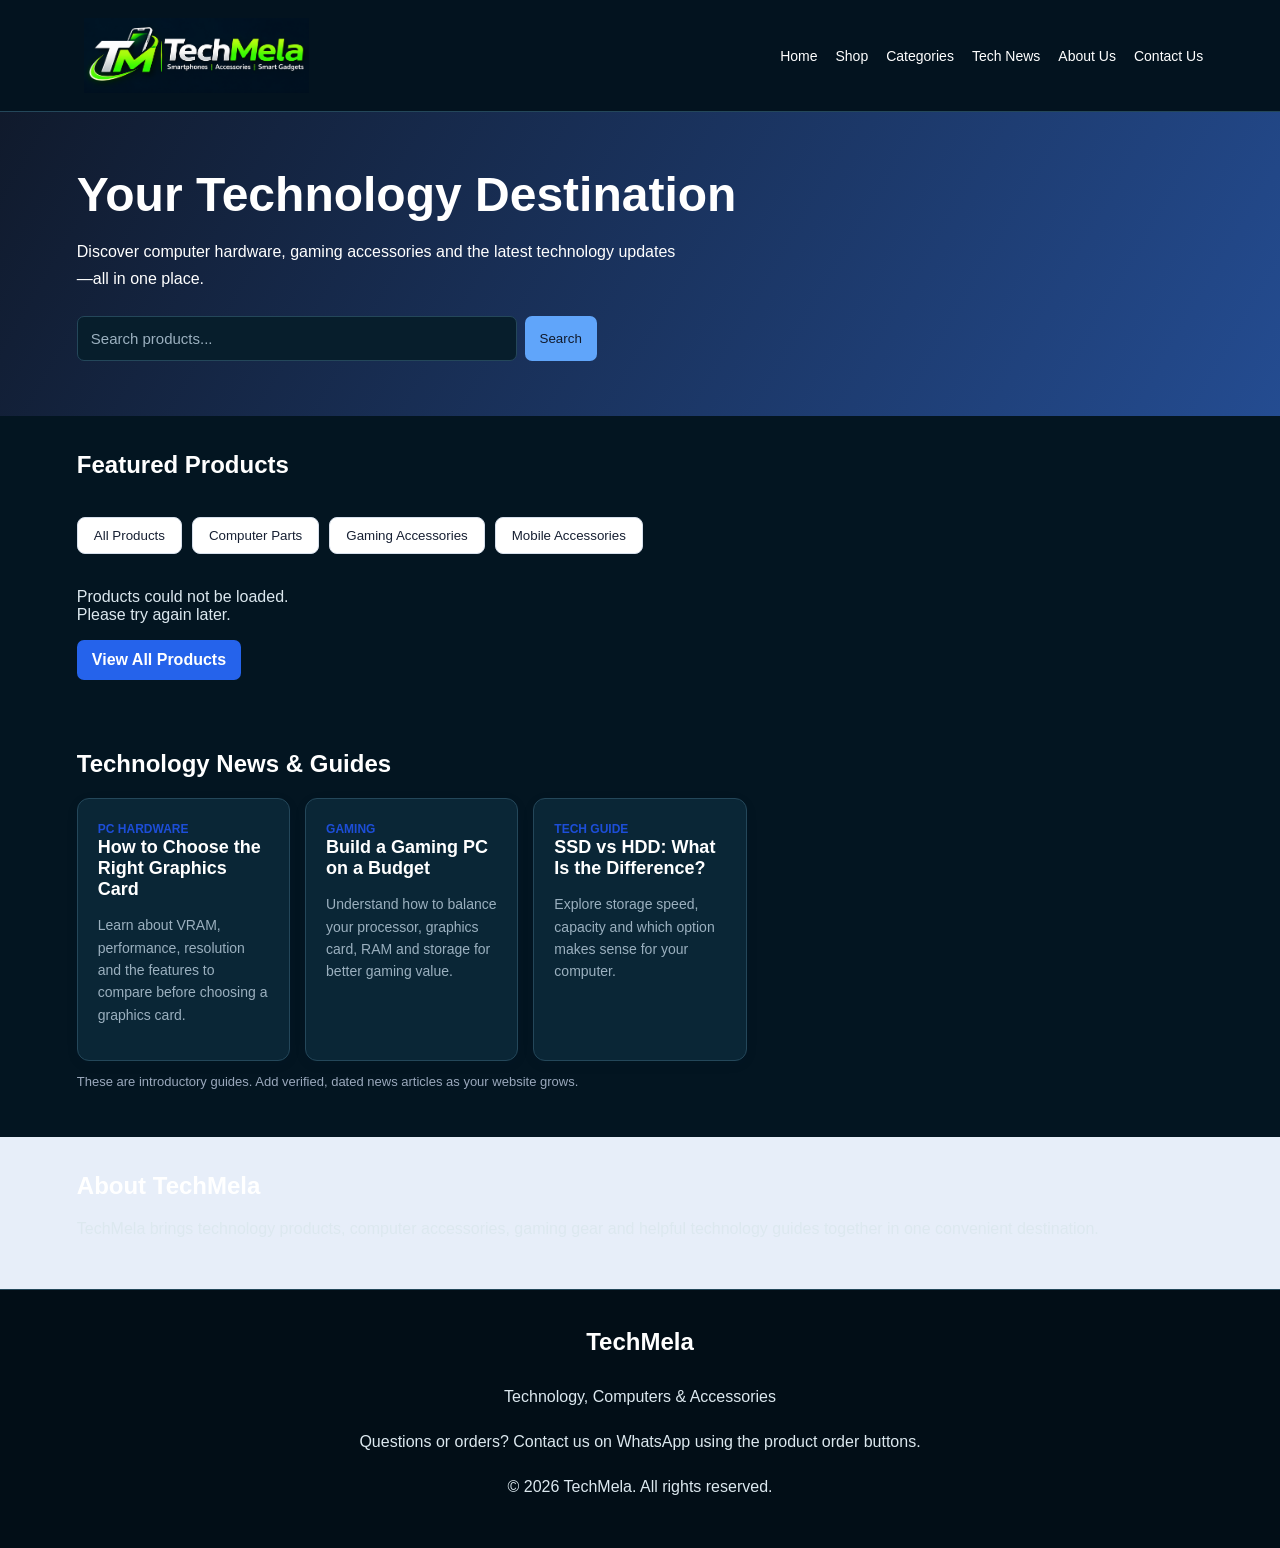
<file: index.html>
<!DOCTYPE html>
<html lang="en">
<head>
<link rel="stylesheet" href="theme.css">  
<meta charset="UTF-8">
<meta name="viewport" content="width=device-width, initial-scale=1.0">
<title>TechMela | Technology & Online Store</title>
<meta name="description" content="Shop computer hardware, gaming accessories and discover the latest technology news at TechMela.">
<style>
:root{--navy:#101a2c;--blue:#2563eb;--light:#f3f6fb;--text:#172033}
*{box-sizing:border-box}
body{margin:0;font-family:Arial,sans-serif;background:var(--light);color:var(--text)}
header{background:var(--navy);color:white;padding:18px 6%;display:flex;justify-content:space-between;align-items:center;gap:15px;flex-wrap:wrap}
.logo{font-size:27px;font-weight:bold}
.logo span{color:#60a5fa}
nav{display:flex;gap:18px;flex-wrap:wrap}
nav a{color:white;text-decoration:none;font-size:14px}
.hero{padding:55px 6%;background:linear-gradient(120deg,#101a2c,#244c91);color:white}
.hero h1{font-size:clamp(30px,5vw,48px);margin:0 0 15px}
.hero p{line-height:1.7;max-width:600px}
.search{display:flex;gap:8px;max-width:520px;margin-top:24px}
.search input{flex:1;min-width:0;padding:13px;border:0;border-radius:7px;font-size:15px}
button,.btn{border:0;border-radius:7px;padding:11px 15px;background:var(--blue);color:white;cursor:pointer;text-decoration:none;display:inline-block}
.search button{background:#60a5fa;color:#101a2c}
section{padding:35px 6%}
.section-head{display:flex;justify-content:space-between;align-items:center;gap:10px;flex-wrap:wrap}
h2{margin-top:0}
.categories{display:flex;gap:10px;flex-wrap:wrap;margin:18px 0}
.categories button{background:white;color:var(--text);border:1px solid #d7dfeb}
.categories button:hover{background:#dbeafe}
.grid {
    display: grid;
    grid-template-columns: repeat(5, minmax(0, 1fr));
    gap: 15px;
}

@media (max-width: 768px) {
    .grid {
        grid-template-columns: repeat(2, minmax(0, 1fr));
        gap: 10px;
    }
}
.card{background:white;border-radius:12px;overflow:hidden;box-shadow:0 3px 14px #1720330d}
.card img {
    width: 200px !important;
    height: 200px !important;
    object-fit: contain !important;
    display: block;
    margin: 0 auto;
    background: white;
}
.card-body{padding:16px}
.card h3{margin:0 0 9px;font-size:18px}
.card p{color:#667085;line-height:1.5;font-size:14px}
.product-description {
    display: -webkit-box;
    -webkit-line-clamp: 3;
    -webkit-box-orient: vertical;
    overflow: hidden;
    line-height: 1.5;
}
.price{font-size:20px;font-weight:bold;color:#1d4ed8;margin:12px 0}
.card .btn{width:100%;text-align:center}
.news-card{padding:20px}
.news-card h3{margin-top:0}
.news-card p{line-height:1.6;color:#667085}
.tag{font-size:12px;color:#1d4ed8;font-weight:bold}
.about{background:#e7eef9}
footer{background:var(--navy);color:#dbe4f4;padding:30px 6%;text-align:center;line-height:1.8}
footer a{color:#93c5fd}
.small{font-size:13px;color:#9aa8bc}
</style>
</head>
<body>
<header>
<a href="index.html" class="site-logo">
  <img src="images/techmela-logo.png" alt="TechMela Logo">
</a> 
<nav>
    <a href="index.html">Home</a>
    <a href="shop.html">Shop</a>
    <a href="categories.html">Categories</a>
    <a href="news.html">Tech News</a>
    <a href="about.html">About Us</a>
    <a href="contact.html">Contact Us</a>
</nav>
</header>
<main>
<section class="hero" id="home">
  <h1>Your Technology Destination</h1>
  <p>Discover computer hardware, gaming accessories and the latest technology updates—all in one place.</p>
  <div class="search">
    <input id="searchInput" type="search" placeholder="Search products..." aria-label="Search products">
    <button onclick="searchProducts()">Search</button>
  </div>
</section>

<section id="shop">
    <div class="section-head">
        <h2>Featured Products</h2>
    </div>

    <div class="categories">
        <button onclick="filterProducts('all')">All Products</button>
        <button onclick="filterProducts('Computer Parts')">Computer Parts</button>
        <button onclick="filterProducts('Gaming')">Gaming Accessories</button>
        <button onclick="filterProducts('Mobile')">Mobile Accessories</button>
    </div>

    <div class="grid" id="productGrid"></div>

    <div class="view-all">
        <a href="shop.html" class="btn">View All Products</a>
    </div>
</section>

<section id="news">
  <h2>Technology News & Guides</h2>
  <div class="grid">
    <article class="card news-card">
      <span class="tag">PC HARDWARE</span>
      <h3>How to Choose the Right Graphics Card</h3>
      <p>Learn about VRAM, performance, resolution and the features to compare before choosing a graphics card.</p>
    </article>
    <article class="card news-card">
      <span class="tag">GAMING</span>
      <h3>Build a Gaming PC on a Budget</h3>
      <p>Understand how to balance your processor, graphics card, RAM and storage for better gaming value.</p>
    </article>
    <article class="card news-card">
      <span class="tag">TECH GUIDE</span>
      <h3>SSD vs HDD: What Is the Difference?</h3>
      <p>Explore storage speed, capacity and which option makes sense for your computer.</p>
    </article>
  </div>
  <p class="small">These are introductory guides. Add verified, dated news articles as your website grows.</p>
</section>

<section class="about" id="about">
  <h2>About TechMela</h2>
  <p>TechMela brings technology products, computer accessories, gaming gear and helpful technology guides together in one convenient destination.</p>
</section>
</main>

<footer id="contact">
  <h2>TechMela</h2>
  <p>Technology, Computers & Accessories</p>
  <p>Questions or orders? Contact us on WhatsApp using the product order buttons.</p>
  <p>© 2026 TechMela. All rights reserved.</p>
</footer>


<script>
const API_URL = "https://techmela-website.onrender.com/api/products/";
const WHATSAPP_NUMBER = "923299127847";

let products = [];
let activeCategory = "all";

async function loadProducts() {
    const grid = document.getElementById("productGrid");
    grid.innerHTML = "<p>Loading products...</p>";

    try {
        const response = await fetch(API_URL, {
    method: "GET",
    headers: {
        "Accept": "application/json"
    },
    cache: "default"
});

        if (!response.ok) {
            throw new Error("API error: " + response.status);
        }

        products = await response.json();
        renderProducts(products);

    } catch (error) {
        console.error("Product loading failed:", error);
        grid.innerHTML =
            "<p>Products could not be loaded. Please try again later.</p>";
    }
}

function renderProducts(list) {
    const grid = document.getElementById("productGrid");
    grid.innerHTML = "";

    // Home page par sirf 5 products
    const homeProducts = list.slice(0, 5);

    if (!homeProducts.length) {
        grid.innerHTML = "<p>No products available right now.</p>";
        return;
    }

    homeProducts.forEach(p => {
        const card = document.createElement("article");
        card.className = "card";
        card.style.cursor = "pointer";

card.onclick = () => {
    window.location.href =
        "product.html?id=" + encodeURIComponent(p.id);
};

        const imageUrl =
            (p.images && p.images.length > 0 && p.images[0].image) ||
            p.image_url;

        if (imageUrl) {
            const img = document.createElement("img");
            img.src = imageUrl.replace(/^http:\/\//, "https://");
            img.alt = p.name;
            img.loading = "lazy";
            img.onerror = () => img.style.display = "none";
            img.decoding = "async";
            card.appendChild(img);
        }

        const body = document.createElement("div");
        body.className = "card-body";

        const title = document.createElement("h3");
        title.textContent = p.name;

        const desc = document.createElement("p");
        desc.className = "product-description";
        desc.textContent = p.description || "";

        const price = document.createElement("div");
        price.className = "price";
        price.textContent =
            "Rs. " + Number(p.price).toLocaleString("en-PK");

        const btn = document.createElement("button");
        btn.className = "btn";
        btn.textContent = "Order on WhatsApp";
        btn.style.width = "100%";

        btn.onclick = (event) => {
    event.stopPropagation();
    orderProduct(p.name, p.price);
};

        body.append(title, desc, price, btn);
        card.appendChild(body);
        grid.appendChild(card);
    });
}

function orderProduct(name, price) {
    const message =
        "Assalam-o-Alaikum! I want to order: " + name +
        "\nPrice: Rs. " + Number(price).toLocaleString("en-PK") +
        "\nPlease confirm availability and delivery.";

    const url = "https://wa.me/" + WHATSAPP_NUMBER +
        "?text=" + encodeURIComponent(message);

    window.open(url, "_blank");
}

function filterProducts(category) {
    activeCategory = category;
    applyFilters();
}

function applyFilters() {
    const query = document.getElementById("searchInput")
        .value.toLowerCase().trim();

    const filtered = products.filter(p => {
        const categoryName = p.category?.name || "";
        const text = (
            p.name + " " +
            categoryName + " " +
            (p.description || "")
        ).toLowerCase();

        const matchesSearch = text.includes(query);

        const matchesCategory =
            activeCategory === "all" ||
            categoryName.toLowerCase().includes(
                activeCategory.toLowerCase()
            );

        return matchesSearch && matchesCategory;
    });

    renderProducts(filtered);
}

function searchProducts() {
    applyFilters();
}

document.getElementById("searchInput").addEventListener(
    "keydown", event => {
        if (event.key === "Enter") searchProducts();
    }
);

loadProducts();
</script>
</body>
</html>
</file>
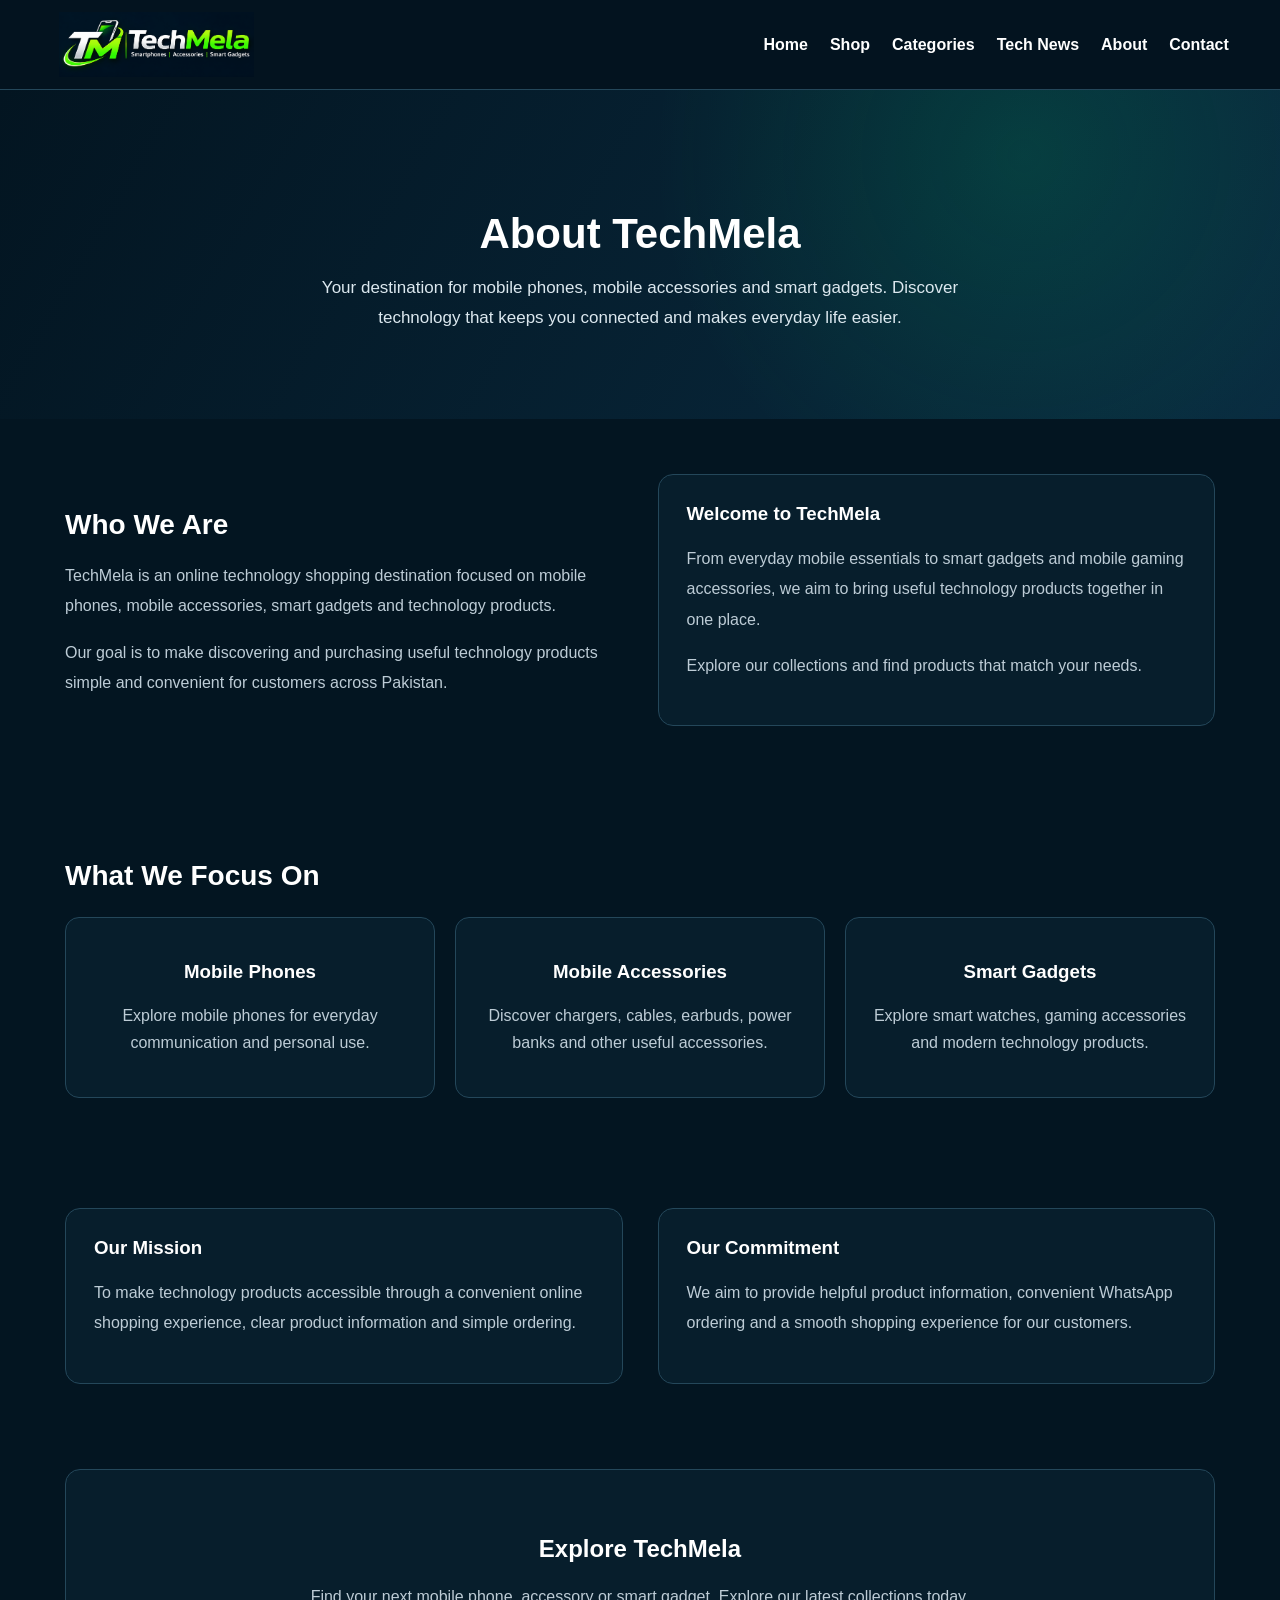
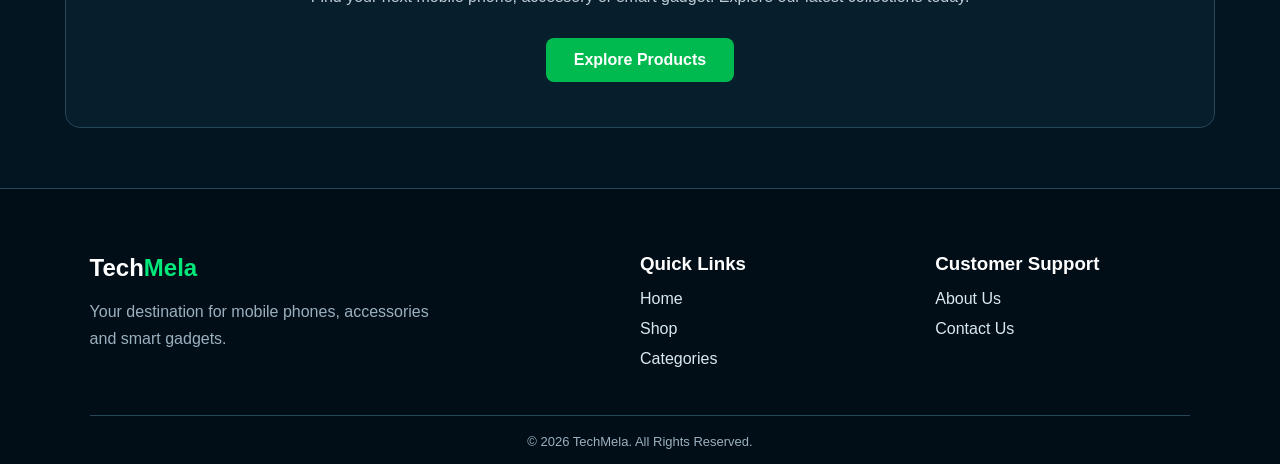
<file: about.html>
<!DOCTYPE html>
<html lang="en">
<head>
<meta charset="UTF-8">
<meta name="viewport" content="width=device-width, initial-scale=1.0">

<title>About Us | TechMela</title>

<link rel="stylesheet" href="theme.css">

<style>
* {
    box-sizing: border-box;
}

body {
    margin: 0;
    background: #031521;
    color: #dce8ef;
    font-family: Arial, sans-serif;
}

header {
    background: #020e17;
    border-bottom: 1px solid #24475a;
    padding: 12px 4%;
    display: flex;
    align-items: center;
    justify-content: space-between;
    gap: 20px;
}

.site-logo img {
    width: 210px;
    height: 65px;
    object-fit: contain;
}

nav {
    display: flex;
    gap: 22px;
    flex-wrap: wrap;
}

nav a {
    color: white;
    text-decoration: none;
    font-weight: bold;
}

nav a:hover {
    color: #00e879;
}

.container {
    width: 90%;
    max-width: 1150px;
    margin: auto;
}

.hero {
    text-align: center;
    padding: 85px 20px;
    background:
        radial-gradient(circle at 80% 20%, rgba(0,232,121,.13), transparent 35%),
        linear-gradient(120deg, #031521, #092b40);
}

.hero h1 {
    color: #00e879;
    font-size: 42px;
    margin-bottom: 15px;
}

.hero p {
    max-width: 700px;
    margin: auto;
    color: #dce8ef;
    line-height: 1.8;
    font-size: 17px;
}

.section {
    padding: 55px 0;
}

.section h2 {
    color: #00e879;
    margin-bottom: 20px;
    font-size: 28px;
}

.section p {
    color: #bdccd6;
    line-height: 1.9;
    font-size: 16px;
}

.about-grid {
    display: grid;
    grid-template-columns: 1fr 1fr;
    gap: 35px;
    align-items: center;
}

.about-card {
    background: #071e2c;
    border: 1px solid #24475a;
    border-radius: 15px;
    padding: 28px;
}

.about-card h3 {
    color: #00e879;
    margin-top: 0;
}

.focus-grid {
    display: grid;
    grid-template-columns: repeat(3, 1fr);
    gap: 20px;
    margin-top: 25px;
}

.focus-card {
    background: #071e2c;
    border: 1px solid #24475a;
    border-radius: 14px;
    padding: 25px;
    text-align: center;
}

.focus-card h3 {
    color: #00e879;
}

.focus-card p {
    color: #bdccd6;
    line-height: 1.7;
}

.cta {
    text-align: center;
    background: #071e2c;
    border: 1px solid #24475a;
    border-radius: 15px;
    padding: 45px 20px;
    margin: 30px auto 60px;
}

.cta h2 {
    color: #00e879;
}

.cta p {
    color: #bdccd6;
    line-height: 1.7;
}

.cta a {
    display: inline-block;
    background: #00b94f;
    color: white;
    text-decoration: none;
    padding: 13px 28px;
    border-radius: 8px;
    font-weight: bold;
    margin-top: 12px;
}

.cta a:hover {
    background: #00e879;
    color: #031521;
}

.site-footer {
    background: #020e17;
    border-top: 1px solid #24475a;
    padding: 45px 7% 15px;
    color: #dce8ef;
}

.footer-content {
    display: grid;
    grid-template-columns: 2fr 1fr 1fr;
    gap: 40px;
    max-width: 1200px;
    margin: auto;
}

.footer-brand h2 {
    color: white;
}

.footer-brand h2 span,
.footer-links h3 {
    color: #00e879;
}

.footer-brand p {
    color: #9bb0bf;
    line-height: 1.7;
}

.footer-links a {
    display: block;
    color: #dce8ef;
    text-decoration: none;
    margin-bottom: 12px;
}

.footer-links a:hover {
    color: #00e879;
}

.footer-bottom {
    border-top: 1px solid #24475a;
    text-align: center;
    margin-top: 35px;
    padding-top: 18px;
    color: #9bb0bf;
    font-size: 13px;
}

@media(max-width: 700px) {
    header {
        flex-direction: column;
    }

    .site-logo img {
        width: 175px;
        height: 55px;
    }

    nav {
        justify-content: center;
        gap: 15px;
    }

    .hero {
        padding: 60px 15px;
    }

    .hero h1 {
        font-size: 32px;
    }

    .about-grid,
    .focus-grid,
    .footer-content {
        grid-template-columns: 1fr;
    }

    .section {
        padding: 35px 0;
    }

    .site-footer {
        padding: 35px 20px 15px;
    }
}
</style>
</head>

<body>

<header>
    <a href="index.html" class="site-logo">
        <img src="images/techmela-logo.png" alt="TechMela Logo">
    </a>

    <nav>
        <a href="index.html">Home</a>
        <a href="shop.html">Shop</a>
        <a href="categories.html">Categories</a>
        <a href="news.html">Tech News</a>
        <a href="about.html">About</a>
        <a href="contact.html">Contact</a>
    </nav>
</header>

<section class="hero">
    <h1>About TechMela</h1>
    <p>
        Your destination for mobile phones, mobile accessories
        and smart gadgets. Discover technology that keeps you
        connected and makes everyday life easier.
    </p>
</section>

<main class="container">

    <section class="section">
        <div class="about-grid">

            <div>
                <h2>Who We Are</h2>

                <p>
                    TechMela is an online technology shopping destination
                    focused on mobile phones, mobile accessories,
                    smart gadgets and technology products.
                </p>

                <p>
                    Our goal is to make discovering and purchasing
                    useful technology products simple and convenient
                    for customers across Pakistan.
                </p>
            </div>

            <div class="about-card">
                <h3>Welcome to TechMela</h3>

                <p>
                    From everyday mobile essentials to smart gadgets
                    and mobile gaming accessories, we aim to bring
                    useful technology products together in one place.
                </p>

                <p>
                    Explore our collections and find products
                    that match your needs.
                </p>
            </div>

        </div>
    </section>

    <section class="section">
        <h2>What We Focus On</h2>

        <div class="focus-grid">

            <div class="focus-card">
                <h3>Mobile Phones</h3>
                <p>
                    Explore mobile phones for everyday communication
                    and personal use.
                </p>
            </div>

            <div class="focus-card">
                <h3>Mobile Accessories</h3>
                <p>
                    Discover chargers, cables, earbuds, power banks
                    and other useful accessories.
                </p>
            </div>

            <div class="focus-card">
                <h3>Smart Gadgets</h3>
                <p>
                    Explore smart watches, gaming accessories
                    and modern technology products.
                </p>
            </div>

        </div>
    </section>

    <section class="section">
        <div class="about-grid">

            <div class="about-card">
                <h3>Our Mission</h3>
                <p>
                    To make technology products accessible through
                    a convenient online shopping experience,
                    clear product information and simple ordering.
                </p>
            </div>

            <div class="about-card">
                <h3>Our Commitment</h3>
                <p>
                    We aim to provide helpful product information,
                    convenient WhatsApp ordering and a smooth
                    shopping experience for our customers.
                </p>
            </div>

        </div>
    </section>

    <section class="cta">
        <h2>Explore TechMela</h2>

        <p>
            Find your next mobile phone, accessory or smart gadget.
            Explore our latest collections today.
        </p>

        <a href="shop.html">Explore Products</a>
    </section>

</main>

<footer class="site-footer">

    <div class="footer-content">

        <div class="footer-brand">
            <h2>Tech<span>Mela</span></h2>
            <p>
                Your destination for mobile phones,
                accessories and smart gadgets.
            </p>
        </div>

        <div class="footer-links">
            <h3>Quick Links</h3>
            <a href="index.html">Home</a>
            <a href="shop.html">Shop</a>
            <a href="categories.html">Categories</a>
        </div>

        <div class="footer-links">
            <h3>Customer Support</h3>
            <a href="about.html">About Us</a>
            <a href="contact.html">Contact Us</a>
        </div>

    </div>

    <div class="footer-bottom">
        © 2026 TechMela. All Rights Reserved.
    </div>

</footer>

</body>
</html>
</file>
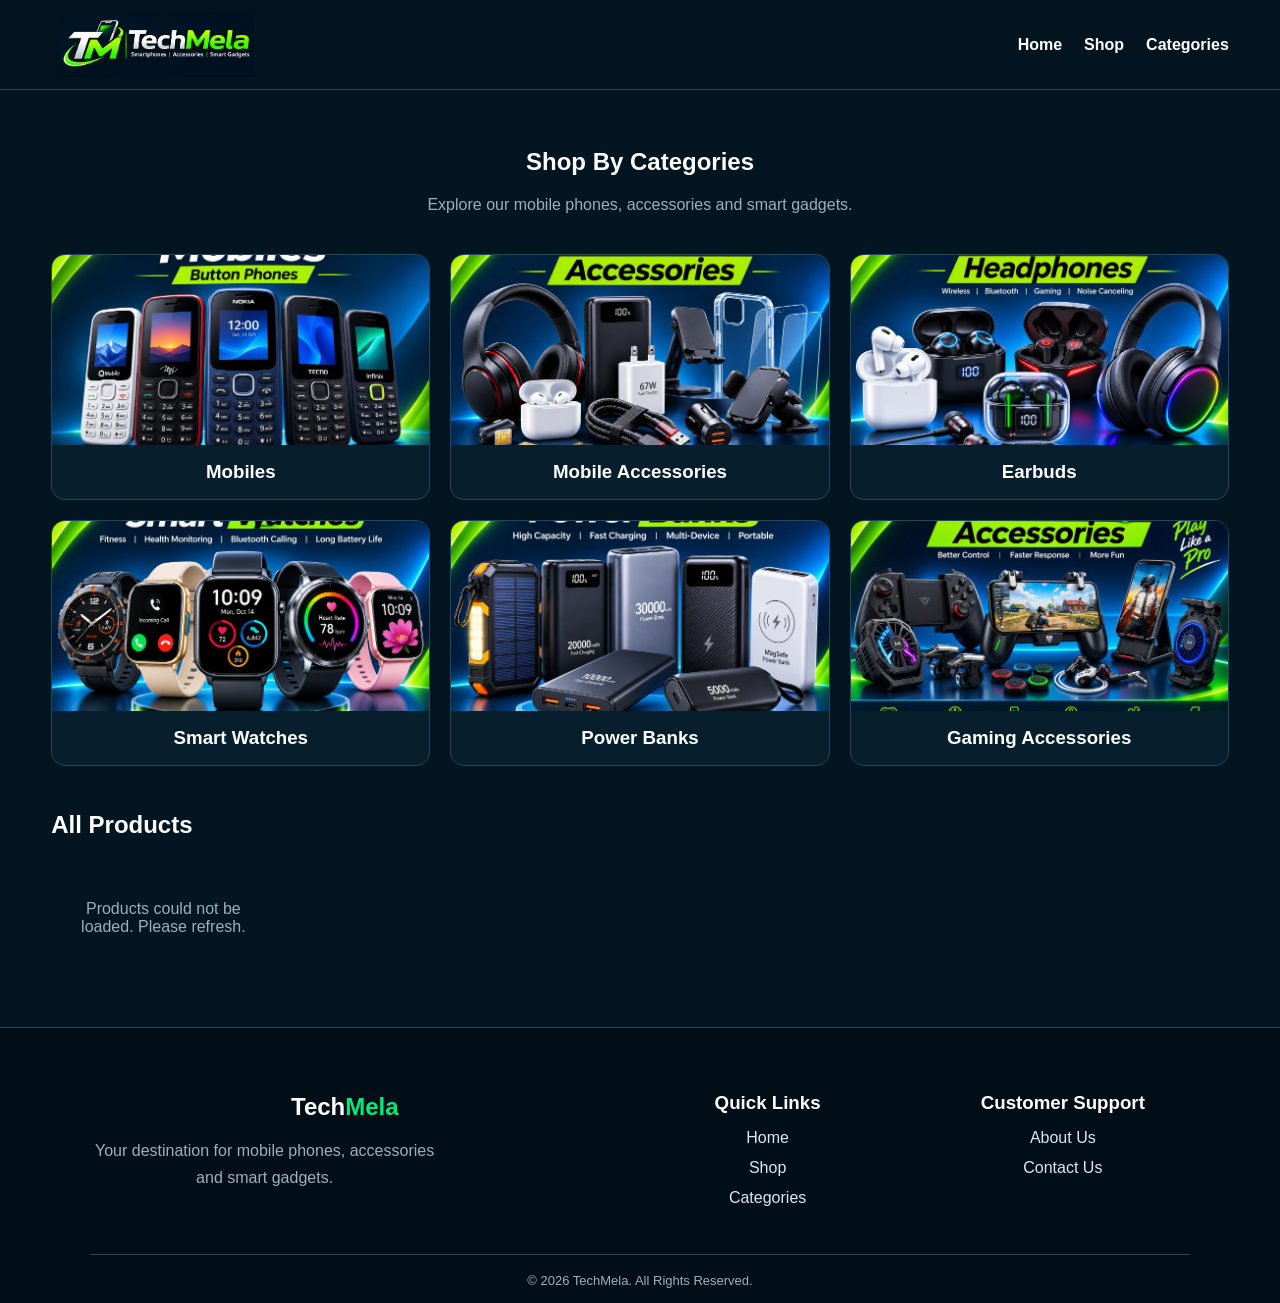
<file: categories.html>
<!DOCTYPE html>
<html lang="en">
<head>
    <meta charset="UTF-8">
    <meta name="viewport" content="width=device-width, initial-scale=1.0">
    <title>Categories | TechMela</title>
    <link rel="stylesheet" href="theme.css">

    <style>
        * { box-sizing: border-box; }

        body {
            margin: 0;
            background: #031521;
            color: #dce8ef;
            font-family: Arial, sans-serif;
        }

        header {
            background: #020e17;
            border-bottom: 1px solid #24475a;
            padding: 12px 4%;
            display: flex;
            align-items: center;
            justify-content: space-between;
            gap: 20px;
        }

        .site-logo img {
            width: 210px;
            height: 65px;
            object-fit: contain;
        }

        nav { display: flex; gap: 22px; flex-wrap: wrap; }
        nav a { color: white; text-decoration: none; font-weight: bold; }
        nav a:hover { color: #00e879; }

        .container { width: 92%; max-width: 1250px; margin: auto; }

        .heading { text-align: center; padding: 38px 0 24px; }
        .heading h1 { color: #00e879; }
        .heading p { color: #9bb0bf; }

        .category-grid {
            display: grid;
            grid-template-columns: repeat(3, 1fr);
            gap: 20px;
        }

        .category-card {
            background: #071e2c;
            border: 1px solid #24475a;
            border-radius: 14px;
            overflow: hidden;
            cursor: pointer;
        }

        .category-card:hover { border-color: #00e879; }

        .category-card img {
            width: 100%;
            height: 190px;
            object-fit: cover;
            display: block;
        }

        .category-card h3 {
            margin: 0;
            padding: 16px;
            text-align: center;
            color: white;
        }

        .category-card.active { border: 2px solid #00e879; }

        .products-heading { margin: 45px 0 20px; color: #00e879; }

        .products-grid {
            display: grid;
            grid-template-columns: repeat(5, 1fr);
            gap: 14px;
        }

        .product-card {
            background: #0a2636;
            border: 1px solid #24475a;
            border-radius: 12px;
            padding: 10px;
            cursor: pointer;
        }

        .product-card img {
            width: 100%;
            height: 145px;
            object-fit: contain;
            background: white;
            border-radius: 7px;
        }

        .product-card h3 { font-size: 15px; min-height: 36px; }
        .price { color: #00e879; font-weight: bold; }

        .btn {
            width: 100%;
            padding: 10px;
            border: 0;
            border-radius: 7px;
            background: #192957;
            color: white;
            font-weight: bold;
            cursor: pointer;
            margin-top: 8px;
        }

        .whatsapp { background: #00b94f; }

        .message { text-align: center; padding: 25px; color: #9bb0bf; }

        footer {
            text-align: center;
            background: #020e17;
            padding: 25px;
            margin-top: 60px;
            color: #9bb0bf;
        }

        @media (max-width: 900px) {
            .products-grid { grid-template-columns: repeat(3, 1fr); }
        }

        @media (max-width: 600px) {
            header { flex-direction: column; }
            .site-logo img { width: 175px; height: 55px; }
            nav { justify-content: center; gap: 15px; }
            .category-grid { grid-template-columns: repeat(2, 1fr); gap: 10px; }
            .category-card img { height: 125px; }
            .category-card h3 { font-size: 14px; padding: 12px 5px; }
            .products-grid { grid-template-columns: repeat(2, 1fr); gap: 10px; }
            .product-card img { height: 125px; }
        }
    </style>
</head>

<body>

<header>
    <a href="index.html" class="site-logo">
        <img src="images/techmela-logo.png" alt="TechMela">
    </a>

    <nav>
        <a href="index.html">Home</a>
        <a href="shop.html">Shop</a>
        <a href="categories.html">Categories</a>
    </nav>
</header>

<main class="container">
    <section class="heading">
        <h1>Shop By Categories</h1>
        <p>Explore our mobile phones, accessories and smart gadgets.</p>
    </section>

    <section class="category-grid" id="categoryGrid"></section>

    <h2 class="products-heading" id="productsHeading">All Products</h2>

    <section class="products-grid" id="productsGrid">
        <p class="message">Loading products...</p>
    </section>
</main>

<footer class="site-footer">
    <div class="footer-content">
        <div class="footer-brand">
            <h2>Tech<span>Mela</span></h2>
            <p>Your destination for mobile phones, accessories and smart gadgets.</p>
        </div>

        <div class="footer-links">
            <h3>Quick Links</h3>
            <a href="index.html">Home</a>
            <a href="shop.html">Shop</a>
            <a href="categories.html">Categories</a>
        </div>

        <div class="footer-links">
            <h3>Customer Support</h3>
            <a href="about.html">About Us</a>
            <a href="contact.html">Contact Us</a>
        </div>
    </div>

    <div class="footer-bottom">
        © 2026 TechMela. All Rights Reserved.
    </div>
</footer>

<script>
const API_URL = "https://techmela-website.onrender.com/api/products/";
const WHATSAPP_NUMBER = "923299127847";

const categories = [
    { name: "Mobiles", image: "mobiles.webp" },
    { name: "Mobile Accessories", image: "mobile-accessories.webp" },
    { name: "Earbuds", image: "earbuds.webp" },
    { name: "Smart Watches", image: "smart-watches.webp" },
    { name: "Power Banks", image: "power-banks.webp" },
    { name: "Gaming Accessories", image: "gaming-accessories.webp" }
];

let allProducts = [];
let activeCategory = "";

const categoryGrid = document.getElementById("categoryGrid");
const productsGrid = document.getElementById("productsGrid");

categories.forEach(category => {
    const card = document.createElement("article");
    card.className = "category-card";

    const img = document.createElement("img");
    img.src = "images/categories/" + category.image;
    img.alt = category.name;
    img.loading = "lazy";

    const title = document.createElement("h3");
    title.textContent = category.name;

    card.appendChild(img);
    card.appendChild(title);

    card.addEventListener("click", () => {
        selectCategory(category.name, card);
    });

    categoryGrid.appendChild(card);
});

function selectCategory(name, selectedCard) {
    activeCategory = name;

    document.querySelectorAll(".category-card").forEach(card => {
        card.classList.remove("active");
    });

    selectedCard.classList.add("active");

    document.getElementById("productsHeading").textContent =
        name + " Products";

    renderProducts();

    document.getElementById("productsHeading").scrollIntoView({
        behavior: "smooth"
    });
}

function renderProducts() {
    productsGrid.innerHTML = "";

    const filtered = activeCategory
        ? allProducts.filter(product =>
            (product.category?.name || "").toLowerCase() ===
            activeCategory.toLowerCase()
        )
        : allProducts;

    if (!filtered.length) {
        productsGrid.innerHTML =
            '<p class="message">No products found in this category yet.</p>';
        return;
    }

    filtered.forEach(product => {
        const card = document.createElement("article");
        card.className = "product-card";

        const imageUrl =
            product.images?.[0]?.image || product.image_url || "";

        const img = document.createElement("img");
        img.src = imageUrl.replace(/^http:\/\//, "https://");
        img.alt = product.name || "Product";
        img.loading = "lazy";

        const title = document.createElement("h3");
        title.textContent = product.name || "Product";

        const price = document.createElement("p");
        price.className = "price";
        price.textContent =
            "Rs. " + Number(product.price || 0).toLocaleString("en-PK");

        const details = document.createElement("button");
        details.className = "btn";
        details.textContent = "View Details";

        details.onclick = event => {
            event.stopPropagation();
            window.location.href =
                "product.html?id=" + encodeURIComponent(product.id);
        };

        const order = document.createElement("button");
        order.className = "btn whatsapp";
        order.textContent = "Order on WhatsApp";

        order.onclick = event => {
            event.stopPropagation();

            const message =
                "Assalamualaikum, I want to order " +
                product.name + " (Rs. " + product.price + ").";

            window.open(
                "https://wa.me/" + WHATSAPP_NUMBER +
                "?text=" + encodeURIComponent(message),
                "_blank"
            );
        };

        card.onclick = () => {
            window.location.href =
                "product.html?id=" + encodeURIComponent(product.id);
        };

        card.appendChild(img);
        card.appendChild(title);
        card.appendChild(price);
        card.appendChild(details);
        card.appendChild(order);

        productsGrid.appendChild(card);
    });
}

async function loadProducts() {
    try {
        const response = await fetch(API_URL);

        if (!response.ok) {
            throw new Error("API request failed");
        }

        const data = await response.json();

        allProducts = Array.isArray(data)
            ? data
            : (data.results || []);

        renderProducts();

    } catch (error) {
        console.error("Product loading failed:", error);

        productsGrid.innerHTML =
            '<p class="message">Products could not be loaded. Please refresh.</p>';
    }
}

loadProducts();
</script>

</body>
</html>
</file>
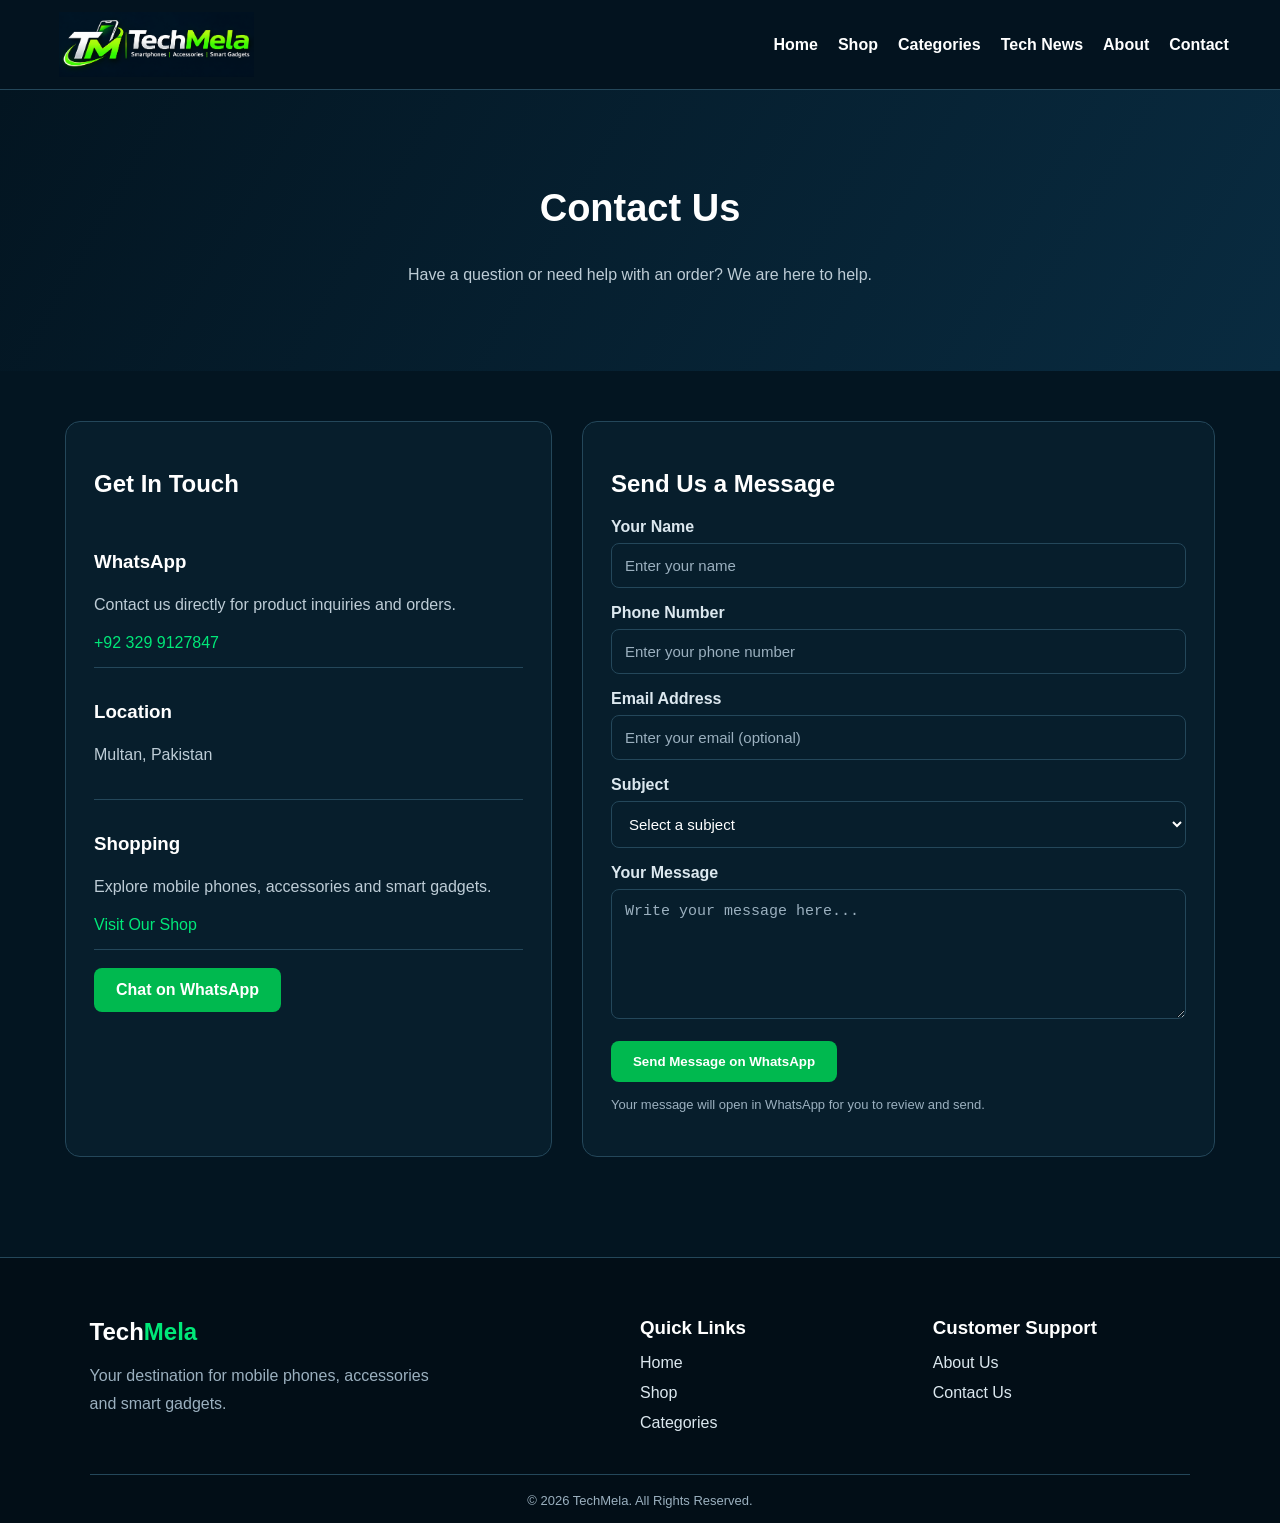
<file: contact.html>
<!DOCTYPE html>
<html lang="en">
<head>
<meta charset="UTF-8">
<meta name="viewport" content="width=device-width, initial-scale=1.0">
<title>Contact Us | TechMela</title>
<link rel="stylesheet" href="theme.css">

<style>
*{box-sizing:border-box}

body{
    margin:0;
    background:#031521;
    color:#dce8ef;
    font-family:Arial,sans-serif;
}

header{
    background:#020e17;
    border-bottom:1px solid #24475a;
    padding:12px 4%;
    display:flex;
    align-items:center;
    justify-content:space-between;
    gap:20px;
}

.site-logo img{
    width:210px;
    height:65px;
    object-fit:contain;
}

nav{display:flex;gap:20px;flex-wrap:wrap}
nav a{color:white;text-decoration:none;font-weight:bold}
nav a:hover{color:#00e879}

.container{
    width:90%;
    max-width:1150px;
    margin:auto;
}

.hero{
    text-align:center;
    padding:65px 20px;
    background:linear-gradient(120deg,#031521,#092b40);
}

.hero h1{color:#00e879;font-size:38px}
.hero p{color:#bdccd6;line-height:1.8}

.contact-grid{
    display:grid;
    grid-template-columns:1fr 1.3fr;
    gap:30px;
    padding:50px 0;
}

.contact-card,.form-card{
    background:#071e2c;
    border:1px solid #24475a;
    border-radius:15px;
    padding:28px;
}

h2,h3{color:#00e879}

.contact-item{
    border-bottom:1px solid #24475a;
    padding:15px 0;
}

.contact-item:last-child{border-bottom:0}

.contact-item p{
    color:#bdccd6;
    line-height:1.6;
}

.contact-item a{
    color:#00e879;
    text-decoration:none;
}

label{
    display:block;
    margin:16px 0 7px;
    color:#dce8ef;
    font-weight:bold;
}

input,textarea,select{
    width:100%;
    padding:13px;
    border:1px solid #24475a;
    border-radius:8px;
    background:#031521;
    color:white;
    font-size:15px;
}

textarea{
    min-height:130px;
    resize:vertical;
}

.submit-btn,.whatsapp-btn{
    display:inline-block;
    border:0;
    background:#00b94f;
    color:white;
    padding:13px 22px;
    border-radius:8px;
    font-weight:bold;
    cursor:pointer;
    text-decoration:none;
    margin-top:18px;
}

.submit-btn:hover,.whatsapp-btn:hover{
    background:#00e879;
    color:#031521;
}

.form-note{
    color:#9bb0bf;
    font-size:13px;
    line-height:1.6;
}

.site-footer{
    background:#020e17;
    border-top:1px solid #24475a;
    padding:40px 7% 15px;
}

.footer-content{
    display:grid;
    grid-template-columns:2fr 1fr 1fr;
    gap:35px;
    max-width:1200px;
    margin:auto;
}

.footer-brand h2 span,.footer-links h3{color:#00e879}

.footer-brand p{color:#9bb0bf;line-height:1.7}

.footer-links a{
    display:block;
    color:#dce8ef;
    text-decoration:none;
    margin-bottom:12px;
}

.footer-links a:hover{color:#00e879}

.footer-bottom{
    border-top:1px solid #24475a;
    text-align:center;
    margin-top:30px;
    padding-top:18px;
    color:#9bb0bf;
    font-size:13px;
}

@media(max-width:700px){
    header{flex-direction:column}
    .site-logo img{width:175px;height:55px}
    nav{justify-content:center;gap:13px}
    .hero h1{font-size:30px}
    .contact-grid{grid-template-columns:1fr;padding:30px 0}
    .contact-card,.form-card{padding:20px}
    .footer-content{grid-template-columns:1fr}
}
</style>
</head>

<body>

<header>
    <a href="index.html" class="site-logo">
        <img src="images/techmela-logo.png" alt="TechMela Logo">
    </a>

    <nav>
        <a href="index.html">Home</a>
        <a href="shop.html">Shop</a>
        <a href="categories.html">Categories</a>
        <a href="news.html">Tech News</a>
        <a href="about.html">About</a>
        <a href="contact.html">Contact</a>
    </nav>
</header>

<section class="hero">
    <h1>Contact Us</h1>
    <p>Have a question or need help with an order? We are here to help.</p>
</section>

<main class="container">

<div class="contact-grid">

    <section class="contact-card">
        <h2>Get In Touch</h2>

        <div class="contact-item">
            <h3>WhatsApp</h3>
            <p>Contact us directly for product inquiries and orders.</p>
            <a href="https://wa.me/923299127847" target="_blank">
                +92 329 9127847
            </a>
        </div>

        <div class="contact-item">
            <h3>Location</h3>
            <p>Multan, Pakistan</p>
        </div>

        <div class="contact-item">
            <h3>Shopping</h3>
            <p>Explore mobile phones, accessories and smart gadgets.</p>
            <a href="shop.html">Visit Our Shop</a>
        </div>

        <a class="whatsapp-btn"
           href="https://wa.me/923299127847"
           target="_blank">
            Chat on WhatsApp
        </a>
    </section>

    <section class="form-card">
        <h2>Send Us a Message</h2>

        <form id="contactForm">

            <label for="customerName">Your Name</label>
            <input type="text" id="customerName"
                   placeholder="Enter your name" required>

            <label for="customerPhone">Phone Number</label>
            <input type="tel" id="customerPhone"
                   placeholder="Enter your phone number" required>

            <label for="customerEmail">Email Address</label>
            <input type="email" id="customerEmail"
                   placeholder="Enter your email (optional)">

            <label for="customerSubject">Subject</label>
            <select id="customerSubject" required>
                <option value="">Select a subject</option>
                <option>Product Inquiry</option>
                <option>Order Information</option>
                <option>Delivery Information</option>
                <option>General Question</option>
                <option>Other</option>
            </select>

            <label for="customerMessage">Your Message</label>
            <textarea id="customerMessage"
                      placeholder="Write your message here..."
                      required></textarea>

            <button type="submit" class="submit-btn">
                Send Message on WhatsApp
            </button>

            <p class="form-note">
                Your message will open in WhatsApp for you to review and send.
            </p>

        </form>
    </section>

</div>
</main>

<footer class="site-footer">

    <div class="footer-content">

        <div class="footer-brand">
            <h2>Tech<span>Mela</span></h2>
            <p>Your destination for mobile phones, accessories and smart gadgets.</p>
        </div>

        <div class="footer-links">
            <h3>Quick Links</h3>
            <a href="index.html">Home</a>
            <a href="shop.html">Shop</a>
            <a href="categories.html">Categories</a>
        </div>

        <div class="footer-links">
            <h3>Customer Support</h3>
            <a href="about.html">About Us</a>
            <a href="contact.html">Contact Us</a>
        </div>

    </div>

    <div class="footer-bottom">
        © 2026 TechMela. All Rights Reserved.
    </div>

</footer>

<script>
document.getElementById("contactForm").addEventListener("submit", function(event){

    event.preventDefault();

    const name = document.getElementById("customerName").value.trim();
    const phone = document.getElementById("customerPhone").value.trim();
    const email = document.getElementById("customerEmail").value.trim();
    const subject = document.getElementById("customerSubject").value;
    const message = document.getElementById("customerMessage").value.trim();

    const whatsappMessage =
        "Hello TechMela!\n\n" +
        "Name: " + name + "\n" +
        "Phone: " + phone + "\n" +
        "Email: " + (email || "Not provided") + "\n" +
        "Subject: " + subject + "\n\n" +
        "Message: " + message;

    const url = "https://wa.me/923299127847?text=" +
        encodeURIComponent(whatsappMessage);
<div class="contact-item">
    <h3>Email Us</h3>
    <p>For questions and business inquiries:</p>
    <a href="mailto:rauf59497@gmail.com">
        rauf59497@gmail.com
    </a>
</div>
    window.open(url, "_blank");

});
</script>

</body>
</html>
</file>
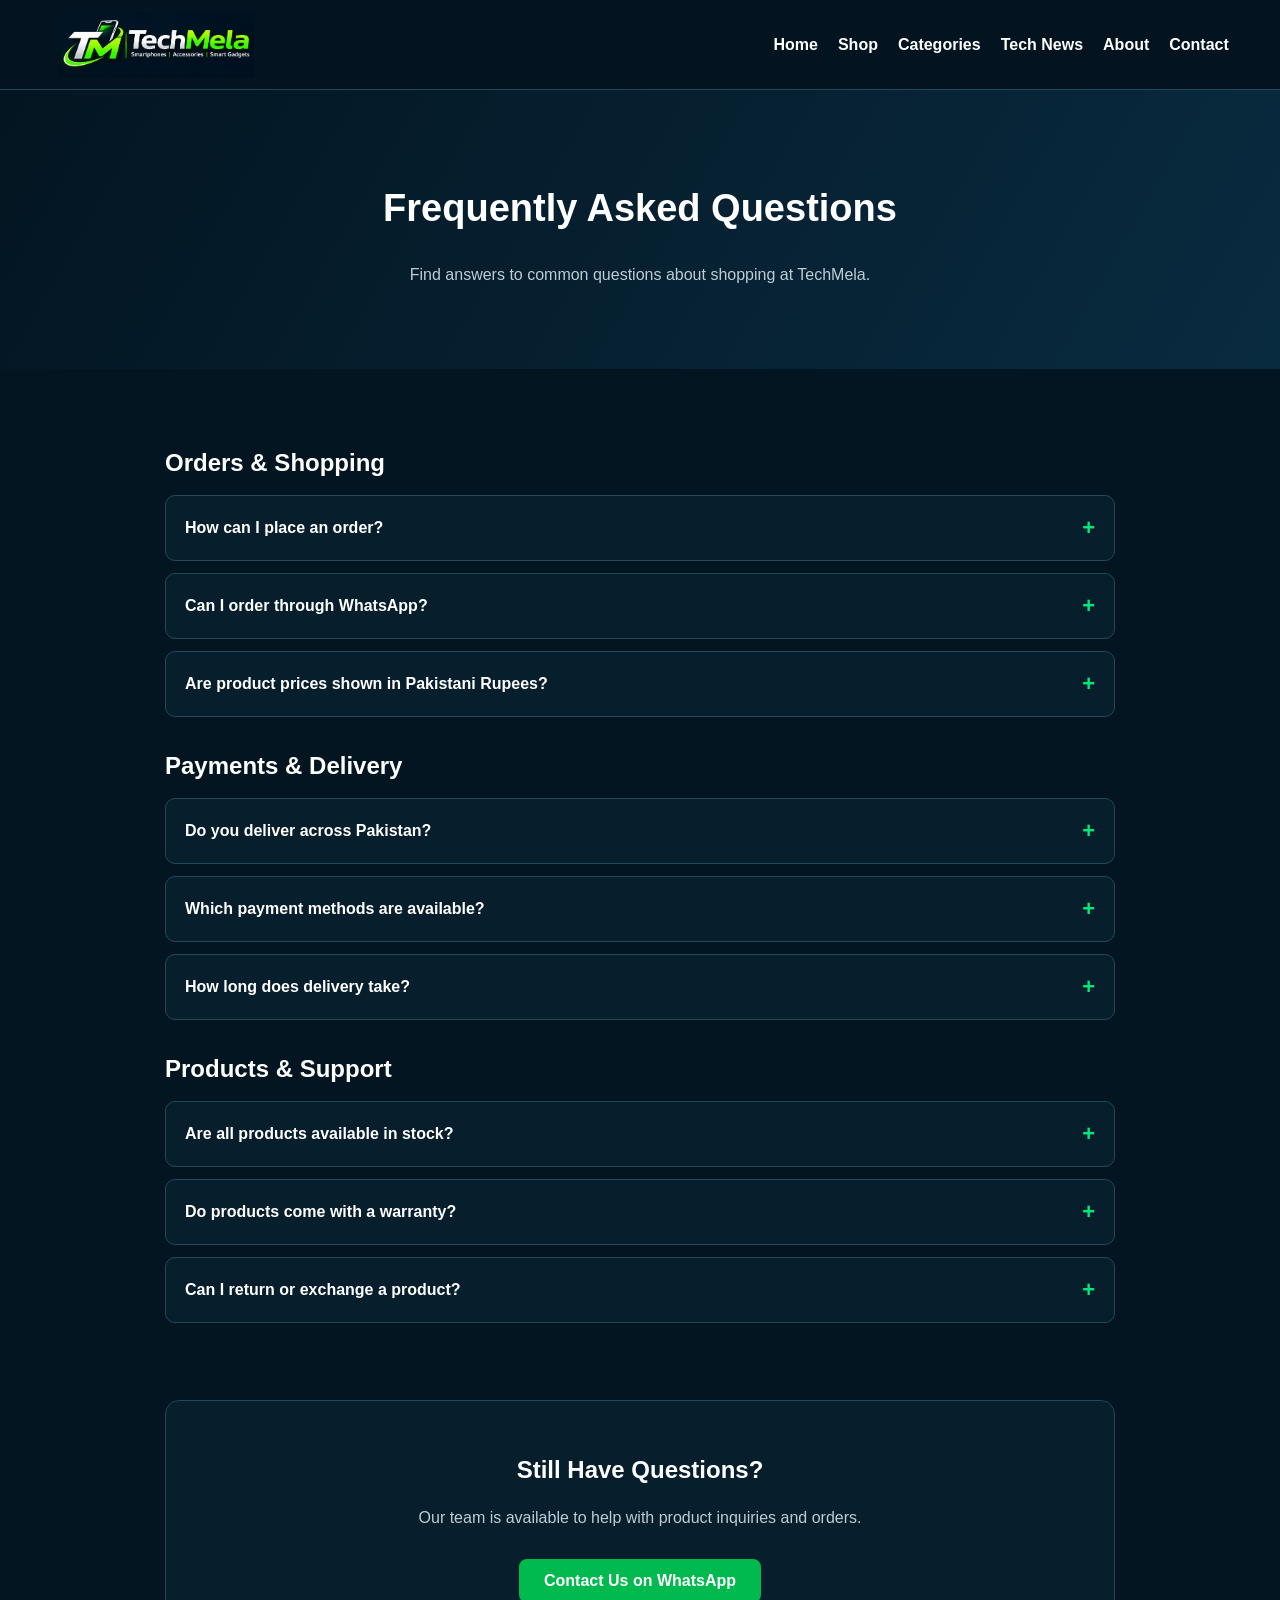
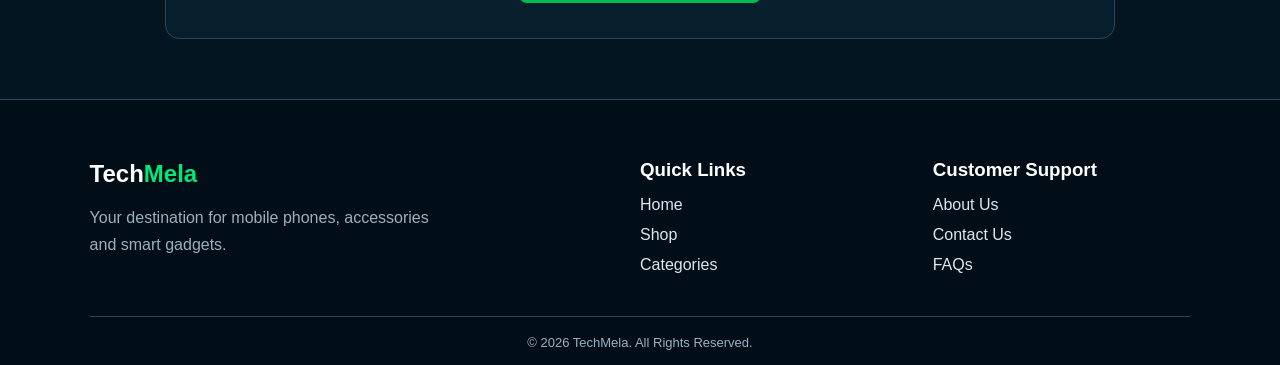
<file: faq.html>
<!DOCTYPE html>
<html lang="en">
<head>
<meta charset="UTF-8">
<meta name="viewport" content="width=device-width, initial-scale=1.0">
<title>FAQ | TechMela</title>
<link rel="stylesheet" href="theme.css">

<style>
*{box-sizing:border-box}

body{
    margin:0;
    background:#031521;
    color:#dce8ef;
    font-family:Arial,sans-serif;
}

header{
    background:#020e17;
    border-bottom:1px solid #24475a;
    padding:12px 4%;
    display:flex;
    align-items:center;
    justify-content:space-between;
    gap:20px;
}

.site-logo img{
    width:210px;
    height:65px;
    object-fit:contain;
}

nav{display:flex;gap:20px;flex-wrap:wrap}
nav a{color:white;text-decoration:none;font-weight:bold}
nav a:hover{color:#00e879}

.container{
    width:90%;
    max-width:950px;
    margin:auto;
}

.hero{
    text-align:center;
    padding:65px 20px;
    background:linear-gradient(120deg,#031521,#092b40);
}

.hero h1{
    color:#00e879;
    font-size:38px;
}

.hero p{
    color:#bdccd6;
    line-height:1.7;
}

.faq-section{
    padding:45px 0 65px;
}

.faq-section h2{
    color:#00e879;
    margin:35px 0 18px;
}

.faq-item{
    background:#071e2c;
    border:1px solid #24475a;
    border-radius:10px;
    margin-bottom:12px;
    overflow:hidden;
}

.faq-question{
    width:100%;
    background:transparent;
    border:0;
    color:#fff;
    padding:19px;
    text-align:left;
    font-size:16px;
    font-weight:bold;
    cursor:pointer;
    display:flex;
    justify-content:space-between;
    align-items:center;
    gap:15px;
}

.faq-question:hover{
    color:#00e879;
}

.faq-question span{
    color:#00e879;
    font-size:22px;
}

.faq-answer{
    display:none;
    padding:0 19px 19px;
    color:#bdccd6;
    line-height:1.8;
}

.faq-item.active .faq-answer{
    display:block;
}

.faq-item.active .faq-question span{
    transform:rotate(45deg);
}

.contact-help{
    text-align:center;
    background:#071e2c;
    border:1px solid #24475a;
    border-radius:14px;
    padding:35px 20px;
    margin-bottom:60px;
}

.contact-help h2{color:#00e879}

.contact-help p{
    color:#bdccd6;
    line-height:1.7;
}

.contact-help a{
    display:inline-block;
    background:#00b94f;
    color:white;
    text-decoration:none;
    padding:13px 25px;
    border-radius:8px;
    font-weight:bold;
    margin-top:12px;
}

.site-footer{
    background:#020e17;
    border-top:1px solid #24475a;
    padding:40px 7% 15px;
}

.footer-content{
    display:grid;
    grid-template-columns:2fr 1fr 1fr;
    gap:35px;
    max-width:1200px;
    margin:auto;
}

.footer-brand h2 span,
.footer-links h3{
    color:#00e879;
}

.footer-brand p{
    color:#9bb0bf;
    line-height:1.7;
}

.footer-links a{
    display:block;
    color:#dce8ef;
    text-decoration:none;
    margin-bottom:12px;
}

.footer-links a:hover{color:#00e879}

.footer-bottom{
    border-top:1px solid #24475a;
    text-align:center;
    margin-top:30px;
    padding-top:18px;
    color:#9bb0bf;
    font-size:13px;
}

@media(max-width:700px){
    header{flex-direction:column}
    .site-logo img{width:175px;height:55px}
    nav{justify-content:center;gap:13px}
    .hero h1{font-size:30px}
    .footer-content{grid-template-columns:1fr}
    .faq-question{font-size:15px;padding:16px}
}
</style>
</head>

<body>

<header>
    <a href="index.html" class="site-logo">
        <img src="images/techmela-logo.png" alt="TechMela Logo">
    </a>

    <nav>
        <a href="index.html">Home</a>
        <a href="shop.html">Shop</a>
        <a href="categories.html">Categories</a>
        <a href="news.html">Tech News</a>
        <a href="about.html">About</a>
        <a href="contact.html">Contact</a>
    </nav>
</header>

<section class="hero">
    <h1>Frequently Asked Questions</h1>
    <p>Find answers to common questions about shopping at TechMela.</p>
</section>

<main class="container">

<section class="faq-section">

    <h2>Orders & Shopping</h2>

    <div class="faq-item">
        <button class="faq-question">
            How can I place an order?
            <span>+</span>
        </button>
        <div class="faq-answer">
            Browse our products, select your desired item and click
            the WhatsApp Order button. You can then confirm your order
            directly through WhatsApp.
        </div>
    </div>

    <div class="faq-item">
        <button class="faq-question">
            Can I order through WhatsApp?
            <span>+</span>
        </button>
        <div class="faq-answer">
            Yes. TechMela provides WhatsApp ordering for customer
            convenience. Contact us at +92 329 9127847.
        </div>
    </div>

    <div class="faq-item">
        <button class="faq-question">
            Are product prices shown in Pakistani Rupees?
            <span>+</span>
        </button>
        <div class="faq-answer">
            Yes. Product prices displayed on our website are in
            Pakistani Rupees (PKR).
        </div>
    </div>

    <h2>Payments & Delivery</h2>

    <div class="faq-item">
        <button class="faq-question">
            Do you deliver across Pakistan?
            <span>+</span>
        </button>
        <div class="faq-answer">
            We aim to serve customers in Multan and across Pakistan.
            Please confirm delivery availability and charges when
            placing your order.
        </div>
    </div>

    <div class="faq-item">
        <button class="faq-question">
            Which payment methods are available?
            <span>+</span>
        </button>
        <div class="faq-answer">
            Please contact us through WhatsApp to confirm the available
            payment methods before placing your order.
        </div>
    </div>

    <div class="faq-item">
        <button class="faq-question">
            How long does delivery take?
            <span>+</span>
        </button>
        <div class="faq-answer">
            Delivery time depends on your location, product availability
            and courier service. Please confirm the estimated delivery
            time when ordering.
        </div>
    </div>

    <h2>Products & Support</h2>

    <div class="faq-item">
        <button class="faq-question">
            Are all products available in stock?
            <span>+</span>
        </button>
        <div class="faq-answer">
            Product availability can change. Please confirm stock
            availability with our team before making payment.
        </div>
    </div>

    <div class="faq-item">
        <button class="faq-question">
            Do products come with a warranty?
            <span>+</span>
        </button>
        <div class="faq-answer">
            Warranty coverage depends on the individual product
            and manufacturer. Please confirm warranty details
            before ordering.
        </div>
    </div>

    <div class="faq-item">
        <button class="faq-question">
            Can I return or exchange a product?
            <span>+</span>
        </button>
        <div class="faq-answer">
            Return and exchange eligibility depends on the product
            and its condition. Please contact our team before returning
            or exchanging an item.
        </div>
    </div>

</section>

<section class="contact-help">
    <h2>Still Have Questions?</h2>
    <p>Our team is available to help with product inquiries and orders.</p>
    <a href="https://wa.me/923299127847" target="_blank">
        Contact Us on WhatsApp
    </a>
</section>

</main>

<footer class="site-footer">

    <div class="footer-content">

        <div class="footer-brand">
            <h2>Tech<span>Mela</span></h2>
            <p>Your destination for mobile phones, accessories and smart gadgets.</p>
        </div>

        <div class="footer-links">
            <h3>Quick Links</h3>
            <a href="index.html">Home</a>
            <a href="shop.html">Shop</a>
            <a href="categories.html">Categories</a>
        </div>

        <div class="footer-links">
            <h3>Customer Support</h3>
            <a href="about.html">About Us</a>
            <a href="contact.html">Contact Us</a>
            <a href="faq.html">FAQs</a>
        </div>

    </div>

    <div class="footer-bottom">
        © 2026 TechMela. All Rights Reserved.
    </div>

</footer>

<script>
document.querySelectorAll(".faq-question").forEach(button => {
    button.addEventListener("click", () => {
        const item = button.parentElement;
        item.classList.toggle("active");
    });
});
</script>

</body>
</html>
</file>
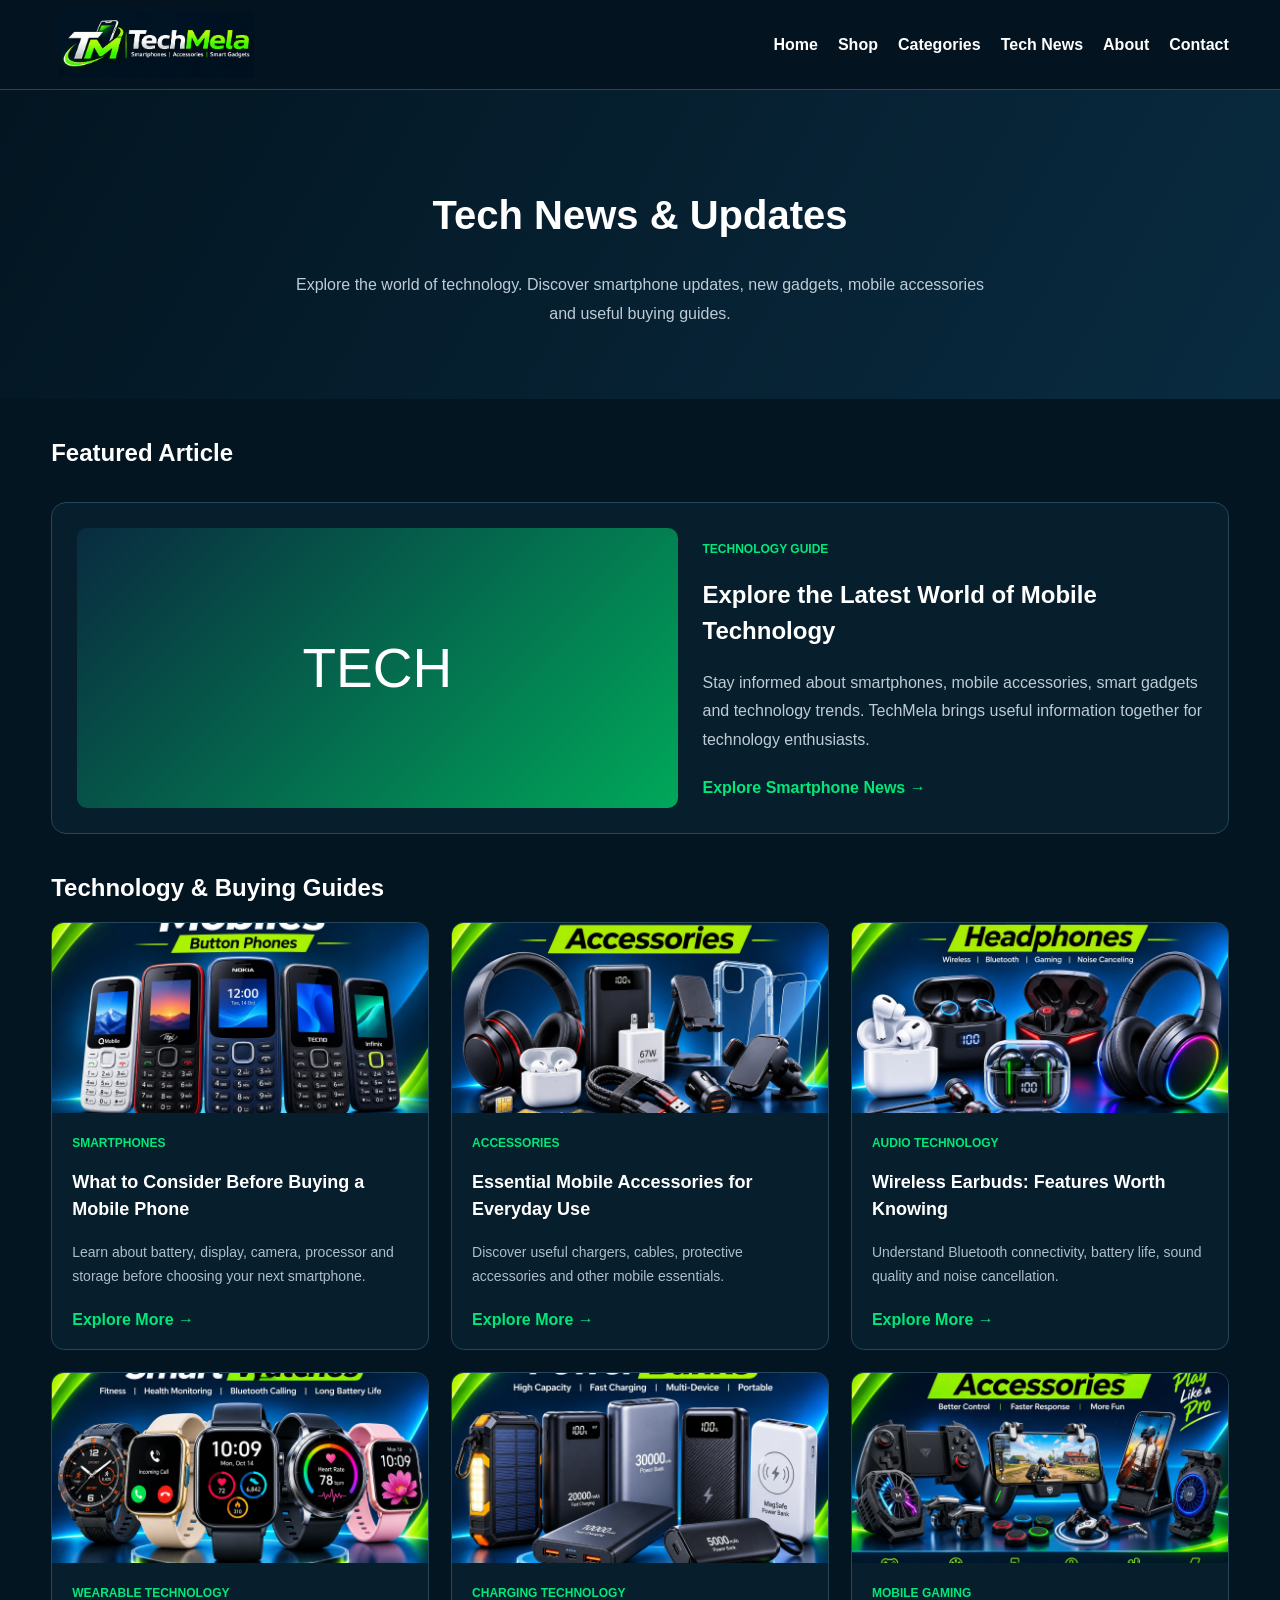
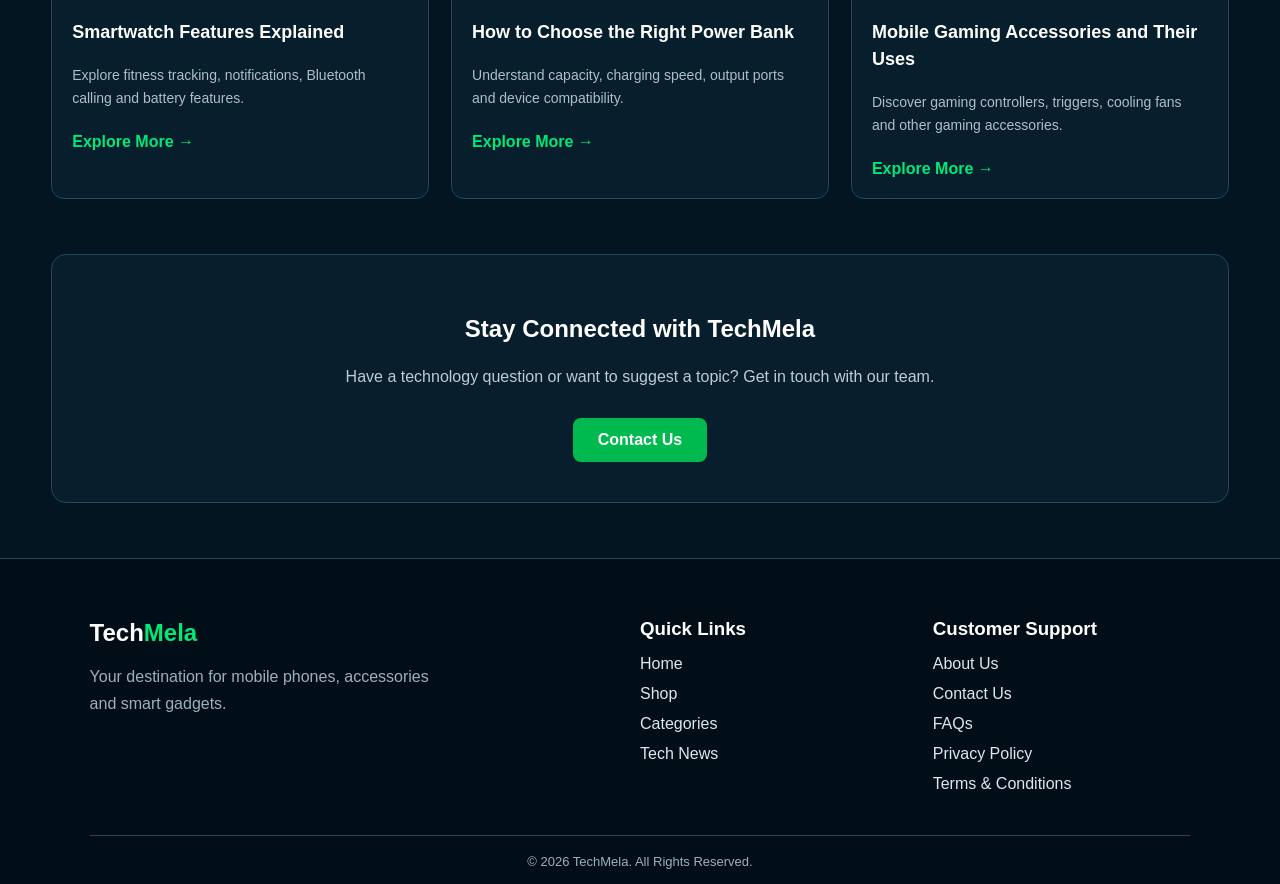
<file: news.html>
<!DOCTYPE html>
<html lang="en">
<head>
<meta charset="UTF-8">
<meta name="viewport" content="width=device-width, initial-scale=1.0">
<title>Tech News | TechMela</title>
<link rel="stylesheet" href="theme.css">

<style>
*{box-sizing:border-box}

body{
    margin:0;
    background:#031521;
    color:#dce8ef;
    font-family:Arial,sans-serif;
}

header{
    background:#020e17;
    border-bottom:1px solid #24475a;
    padding:12px 4%;
    display:flex;
    align-items:center;
    justify-content:space-between;
    gap:20px;
}

.site-logo img{
    width:210px;
    height:65px;
    object-fit:contain;
}

nav{display:flex;gap:20px;flex-wrap:wrap}
nav a{color:white;text-decoration:none;font-weight:bold}
nav a:hover{color:#00e879}

.container{
    width:92%;
    max-width:1200px;
    margin:auto;
}

.hero{
    text-align:center;
    padding:70px 20px;
    background:linear-gradient(120deg,#031521,#092b40);
}

.hero h1{
    color:#00e879;
    font-size:40px;
}

.hero p{
    color:#bdccd6;
    line-height:1.8;
    max-width:700px;
    margin:auto;
}

.section-title{
    color:#00e879;
    margin:40px 0 20px;
}

.news-grid{
    display:grid;
    grid-template-columns:repeat(3,1fr);
    gap:22px;
}

.news-card{
    background:#071e2c;
    border:1px solid #24475a;
    border-radius:13px;
    overflow:hidden;
    transition:.2s;
}

.news-card:hover{
    transform:translateY(-5px);
    border-color:#00e879;
}

.news-image{
    height:190px;
    background:#092b40;
    display:flex;
    align-items:center;
    justify-content:center;
    overflow:hidden;
}

.news-image img{
    width:100%;
    height:100%;
    object-fit:cover;
}

.news-content{
    padding:20px;
}

.news-category{
    color:#00e879;
    font-size:12px;
    font-weight:bold;
    text-transform:uppercase;
}

.news-content h3{
    color:white;
    line-height:1.5;
    font-size:18px;
}

.news-content p{
    color:#aebfca;
    line-height:1.7;
    font-size:14px;
}

.read-more{
    display:inline-block;
    color:#00e879;
    text-decoration:none;
    font-weight:bold;
    margin-top:8px;
}

.read-more:hover{color:white}

.featured{
    display:grid;
    grid-template-columns:1.2fr 1fr;
    gap:25px;
    background:#071e2c;
    border:1px solid #24475a;
    border-radius:15px;
    padding:25px;
    align-items:center;
    margin-top:35px;
}

.featured-image{
    height:280px;
    border-radius:10px;
    background:linear-gradient(135deg,#092b40,#00a85a);
    display:flex;
    align-items:center;
    justify-content:center;
    color:white;
    font-size:55px;
}

.featured h2{color:#00e879;line-height:1.5}
.featured p{color:#bdccd6;line-height:1.8}

.newsletter{
    background:#071e2c;
    border:1px solid #24475a;
    border-radius:15px;
    padding:40px 20px;
    text-align:center;
    margin:55px 0;
}

.newsletter h2{color:#00e879}
.newsletter p{color:#bdccd6;line-height:1.7}
.newsletter a{
    display:inline-block;
    padding:13px 25px;
    background:#00b94f;
    color:white;
    text-decoration:none;
    border-radius:8px;
    font-weight:bold;
    margin-top:12px;
}

.site-footer{
    background:#020e17;
    border-top:1px solid #24475a;
    padding:40px 7% 15px;
}

.footer-content{
    display:grid;
    grid-template-columns:2fr 1fr 1fr;
    gap:35px;
    max-width:1200px;
    margin:auto;
}

.footer-brand h2 span,.footer-links h3{color:#00e879}
.footer-brand p{color:#9bb0bf;line-height:1.7}

.footer-links a{
    display:block;
    color:#dce8ef;
    text-decoration:none;
    margin-bottom:12px;
}

.footer-links a:hover{color:#00e879}

.footer-bottom{
    border-top:1px solid #24475a;
    text-align:center;
    margin-top:30px;
    padding-top:18px;
    color:#9bb0bf;
    font-size:13px;
}

@media(max-width:800px){
    .news-grid{grid-template-columns:repeat(2,1fr)}
    .featured{grid-template-columns:1fr}
}

@media(max-width:600px){
    header{flex-direction:column}
    .site-logo img{width:175px;height:55px}
    nav{justify-content:center;gap:13px}
    .hero h1{font-size:30px}
    .news-grid{grid-template-columns:1fr}
    .featured{padding:18px}
    .featured-image{height:190px}
    .footer-content{grid-template-columns:1fr}
}
</style>
</head>

<body>

<header>
    <a href="index.html" class="site-logo">
        <img src="images/techmela-logo.png" alt="TechMela Logo">
    </a>

    <nav>
        <a href="index.html">Home</a>
        <a href="shop.html">Shop</a>
        <a href="categories.html">Categories</a>
        <a href="news.html">Tech News</a>
        <a href="about.html">About</a>
        <a href="contact.html">Contact</a>
    </nav>
</header>

<section class="hero">
    <h1>Tech News & Updates</h1>
    <p>
        Explore the world of technology. Discover smartphone updates,
        new gadgets, mobile accessories and useful buying guides.
    </p>
</section>

<main class="container">

    <h2 class="section-title">Featured Article</h2>

    <section class="featured">

        <div class="featured-image">
            TECH
        </div>

        <div>
            <span class="news-category">Technology Guide</span>

            <h2>Explore the Latest World of Mobile Technology</h2>

            <p>
                Stay informed about smartphones, mobile accessories,
                smart gadgets and technology trends. TechMela brings
                useful information together for technology enthusiasts.
            </p>

            <a href="https://www.gsmarena.com/" target="_blank"
               class="read-more">Explore Smartphone News →</a>
        </div>

    </section>

    <h2 class="section-title">Technology & Buying Guides</h2>

    <section class="news-grid">

        <article class="news-card">
            <div class="news-image">
                <img src="images/categories/mobiles.webp"
                     alt="Mobile Phones" loading="lazy">
            </div>
            <div class="news-content">
                <span class="news-category">Smartphones</span>
                <h3>What to Consider Before Buying a Mobile Phone</h3>
                <p>
                    Learn about battery, display, camera, processor
                    and storage before choosing your next smartphone.
                </p>
                <a class="read-more"
                   href="https://www.gsmarena.com/"
                   target="_blank">Explore More →</a>
            </div>
        </article>

        <article class="news-card">
            <div class="news-image">
                <img src="images/categories/mobile-accessories.webp"
                     alt="Mobile Accessories" loading="lazy">
            </div>
            <div class="news-content">
                <span class="news-category">Accessories</span>
                <h3>Essential Mobile Accessories for Everyday Use</h3>
                <p>
                    Discover useful chargers, cables, protective
                    accessories and other mobile essentials.
                </p>
                <a class="read-more"
                   href="https://www.androidauthority.com/"
                   target="_blank">Explore More →</a>
            </div>
        </article>

        <article class="news-card">
            <div class="news-image">
                <img src="images/categories/earbuds.webp"
                     alt="Earbuds" loading="lazy">
            </div>
            <div class="news-content">
                <span class="news-category">Audio Technology</span>
                <h3>Wireless Earbuds: Features Worth Knowing</h3>
                <p>
                    Understand Bluetooth connectivity, battery life,
                    sound quality and noise cancellation.
                </p>
                <a class="read-more"
                   href="https://www.soundguys.com/"
                   target="_blank">Explore More →</a>
            </div>
        </article>

        <article class="news-card">
            <div class="news-image">
                <img src="images/categories/smart-watches.webp"
                     alt="Smart Watches" loading="lazy">
            </div>
            <div class="news-content">
                <span class="news-category">Wearable Technology</span>
                <h3>Smartwatch Features Explained</h3>
                <p>
                    Explore fitness tracking, notifications,
                    Bluetooth calling and battery features.
                </p>
                <a class="read-more"
                   href="https://www.wareable.com/"
                   target="_blank">Explore More →</a>
            </div>
        </article>

        <article class="news-card">
            <div class="news-image">
                <img src="images/categories/power-banks.webp"
                     alt="Power Banks" loading="lazy">
            </div>
            <div class="news-content">
                <span class="news-category">Charging Technology</span>
                <h3>How to Choose the Right Power Bank</h3>
                <p>
                    Understand capacity, charging speed,
                    output ports and device compatibility.
                </p>
                <a class="read-more"
                   href="https://www.androidauthority.com/"
                   target="_blank">Explore More →</a>
            </div>
        </article>

        <article class="news-card">
            <div class="news-image">
                <img src="images/categories/gaming-accessories.webp"
                     alt="Mobile Gaming Accessories" loading="lazy">
            </div>
            <div class="news-content">
                <span class="news-category">Mobile Gaming</span>
                <h3>Mobile Gaming Accessories and Their Uses</h3>
                <p>
                    Discover gaming controllers, triggers,
                    cooling fans and other gaming accessories.
                </p>
                <a class="read-more"
                   href="https://www.androidauthority.com/"
                   target="_blank">Explore More →</a>
            </div>
        </article>

    </section>

    <section class="newsletter">
        <h2>Stay Connected with TechMela</h2>
        <p>
            Have a technology question or want to suggest a topic?
            Get in touch with our team.
        </p>

        <a href="contact.html">Contact Us</a>
    </section>

</main>

<footer class="site-footer">

    <div class="footer-content">

        <div class="footer-brand">
            <h2>Tech<span>Mela</span></h2>
            <p>Your destination for mobile phones, accessories and smart gadgets.</p>
        </div>

        <div class="footer-links">
            <h3>Quick Links</h3>
            <a href="index.html">Home</a>
            <a href="shop.html">Shop</a>
            <a href="categories.html">Categories</a>
            <a href="news.html">Tech News</a>
        </div>

        <div class="footer-links">
            <h3>Customer Support</h3>
            <a href="about.html">About Us</a>
            <a href="contact.html">Contact Us</a>
            <a href="faq.html">FAQs</a>
            <a href="privacy.html">Privacy Policy</a>
            <a href="terms.html">Terms & Conditions</a>
        </div>

    </div>

    <div class="footer-bottom">
        © 2026 TechMela. All Rights Reserved.
    </div>

</footer>

</body>
</html>
</file>
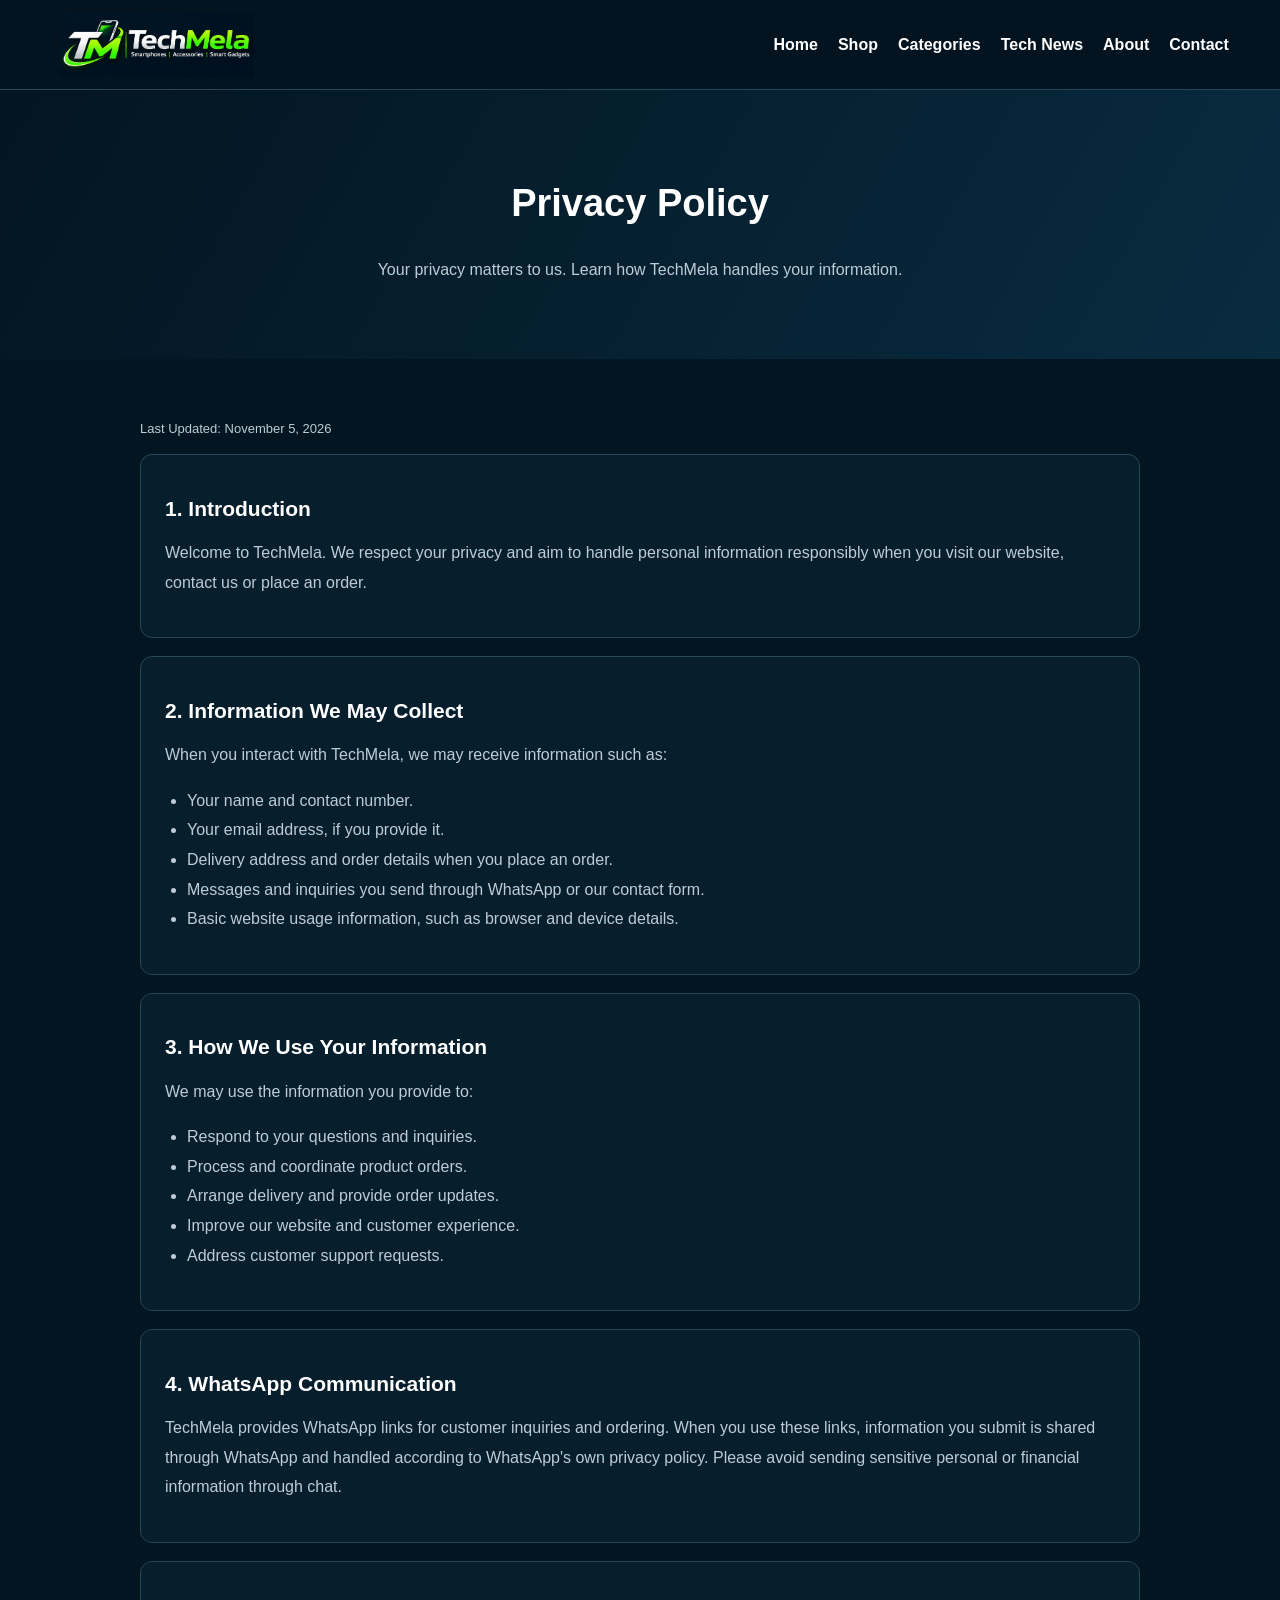
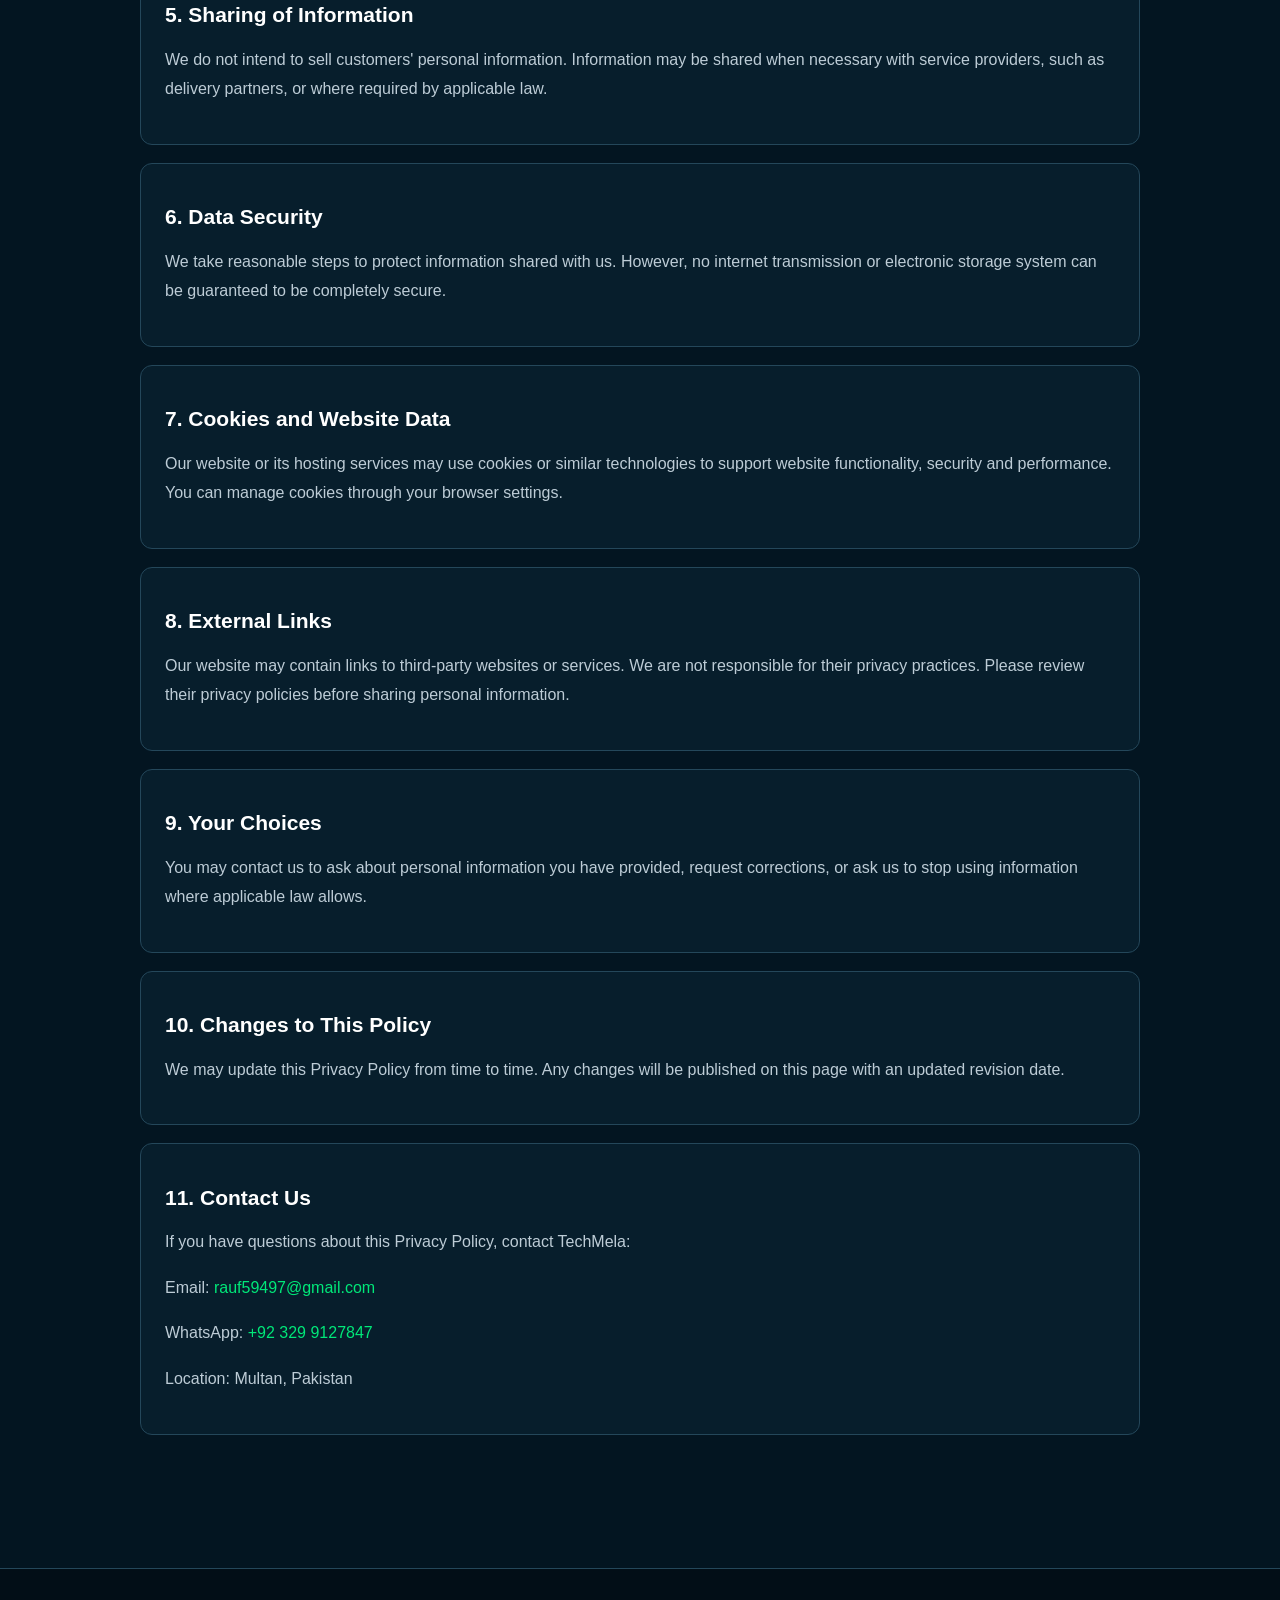
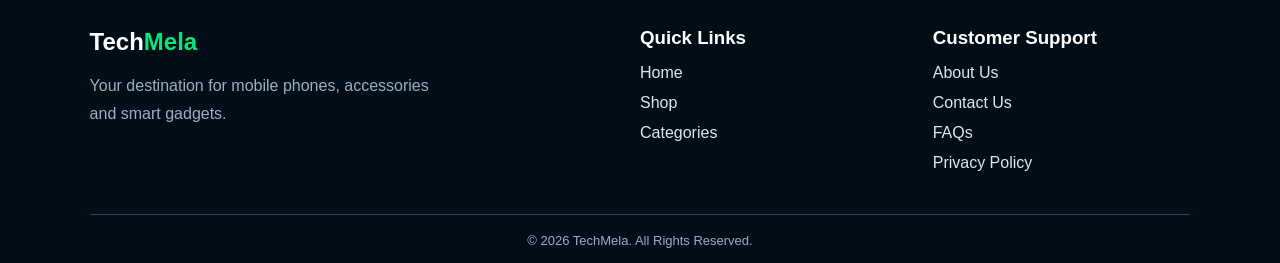
<file: privacy.html>
<!DOCTYPE html>
<html lang="en">
<head>
<meta charset="UTF-8">
<meta name="viewport" content="width=device-width, initial-scale=1.0">
<title>Privacy Policy | TechMela</title>
<link rel="stylesheet" href="theme.css">

<style>
*{box-sizing:border-box}
body{margin:0;background:#031521;color:#dce8ef;font-family:Arial,sans-serif}
header{background:#020e17;border-bottom:1px solid #24475a;padding:12px 4%;display:flex;align-items:center;justify-content:space-between;gap:20px}
.site-logo img{width:210px;height:65px;object-fit:contain}
nav{display:flex;gap:20px;flex-wrap:wrap}
nav a{color:white;text-decoration:none;font-weight:bold}
nav a:hover{color:#00e879}
.container{width:90%;max-width:1000px;margin:auto}
.hero{text-align:center;padding:60px 20px;background:linear-gradient(120deg,#031521,#092b40)}
.hero h1{color:#00e879;font-size:38px}
.hero p{color:#bdccd6;line-height:1.7}
.policy{padding:45px 0 65px}
.policy section{background:#071e2c;border:1px solid #24475a;border-radius:12px;padding:24px;margin-bottom:18px}
.policy h2{color:#00e879;font-size:21px}
.policy p,.policy li{color:#bdccd6;line-height:1.85}
.policy ul{padding-left:22px}
.policy a{color:#00e879;text-decoration:none}
.updated{color:#9bb0bf;font-size:13px}
.site-footer{background:#020e17;border-top:1px solid #24475a;padding:40px 7% 15px}
.footer-content{display:grid;grid-template-columns:2fr 1fr 1fr;gap:35px;max-width:1200px;margin:auto}
.footer-brand h2 span,.footer-links h3{color:#00e879}
.footer-brand p{color:#9bb0bf;line-height:1.7}
.footer-links a{display:block;color:#dce8ef;text-decoration:none;margin-bottom:12px}
.footer-links a:hover{color:#00e879}
.footer-bottom{border-top:1px solid #24475a;text-align:center;margin-top:30px;padding-top:18px;color:#9bb0bf;font-size:13px}
@media(max-width:700px){
header{flex-direction:column}
.site-logo img{width:175px;height:55px}
nav{justify-content:center;gap:13px}
.hero h1{font-size:30px}
.policy section{padding:19px}
.footer-content{grid-template-columns:1fr}
}
</style>
</head>

<body>

<header>
<a href="index.html" class="site-logo">
<img src="images/techmela-logo.png" alt="TechMela Logo">
</a>
<nav>
<a href="index.html">Home</a>
<a href="shop.html">Shop</a>
<a href="categories.html">Categories</a>
<a href="news.html">Tech News</a>
<a href="about.html">About</a>
<a href="contact.html">Contact</a>
</nav>
</header>

<section class="hero">
<h1>Privacy Policy</h1>
<p>Your privacy matters to us. Learn how TechMela handles your information.</p>
</section>

<main class="container policy">

<p class="updated">Last Updated: November 5, 2026</p>

<section>
<h2>1. Introduction</h2>
<p>
Welcome to TechMela. We respect your privacy and aim to handle
personal information responsibly when you visit our website,
contact us or place an order.
</p>
</section>

<section>
<h2>2. Information We May Collect</h2>
<p>When you interact with TechMela, we may receive information such as:</p>
<ul>
<li>Your name and contact number.</li>
<li>Your email address, if you provide it.</li>
<li>Delivery address and order details when you place an order.</li>
<li>Messages and inquiries you send through WhatsApp or our contact form.</li>
<li>Basic website usage information, such as browser and device details.</li>
</ul>
</section>

<section>
<h2>3. How We Use Your Information</h2>
<p>We may use the information you provide to:</p>
<ul>
<li>Respond to your questions and inquiries.</li>
<li>Process and coordinate product orders.</li>
<li>Arrange delivery and provide order updates.</li>
<li>Improve our website and customer experience.</li>
<li>Address customer support requests.</li>
</ul>
</section>

<section>
<h2>4. WhatsApp Communication</h2>
<p>
TechMela provides WhatsApp links for customer inquiries and ordering.
When you use these links, information you submit is shared through
WhatsApp and handled according to WhatsApp's own privacy policy.
Please avoid sending sensitive personal or financial information
through chat.
</p>
</section>

<section>
<h2>5. Sharing of Information</h2>
<p>
We do not intend to sell customers' personal information.
Information may be shared when necessary with service providers,
such as delivery partners, or where required by applicable law.
</p>
</section>

<section>
<h2>6. Data Security</h2>
<p>
We take reasonable steps to protect information shared with us.
However, no internet transmission or electronic storage system
can be guaranteed to be completely secure.
</p>
</section>

<section>
<h2>7. Cookies and Website Data</h2>
<p>
Our website or its hosting services may use cookies or similar
technologies to support website functionality, security and
performance. You can manage cookies through your browser settings.
</p>
</section>

<section>
<h2>8. External Links</h2>
<p>
Our website may contain links to third-party websites or services.
We are not responsible for their privacy practices. Please review
their privacy policies before sharing personal information.
</p>
</section>

<section>
<h2>9. Your Choices</h2>
<p>
You may contact us to ask about personal information you have
provided, request corrections, or ask us to stop using information
where applicable law allows.
</p>
</section>

<section>
<h2>10. Changes to This Policy</h2>
<p>
We may update this Privacy Policy from time to time. Any changes
will be published on this page with an updated revision date.
</p>
</section>

<section>
<h2>11. Contact Us</h2>
<p>
If you have questions about this Privacy Policy, contact TechMela:
</p>
<p>Email: <a href="mailto:rauf59497@gmail.com">rauf59497@gmail.com</a></p>
<p>WhatsApp: <a href="https://wa.me/923299127847">+92 329 9127847</a></p>
<p>Location: Multan, Pakistan</p>
</section>

</main>

<footer class="site-footer">
<div class="footer-content">
<div class="footer-brand">
<h2>Tech<span>Mela</span></h2>
<p>Your destination for mobile phones, accessories and smart gadgets.</p>
</div>
<div class="footer-links">
<h3>Quick Links</h3>
<a href="index.html">Home</a>
<a href="shop.html">Shop</a>
<a href="categories.html">Categories</a>
</div>
<div class="footer-links">
<h3>Customer Support</h3>
<a href="about.html">About Us</a>
<a href="contact.html">Contact Us</a>
<a href="faq.html">FAQs</a>
<a href="privacy.html">Privacy Policy</a>
</div>
</div>
<div class="footer-bottom">© 2026 TechMela. All Rights Reserved.</div>
</footer>

</body>
</html>
</file>
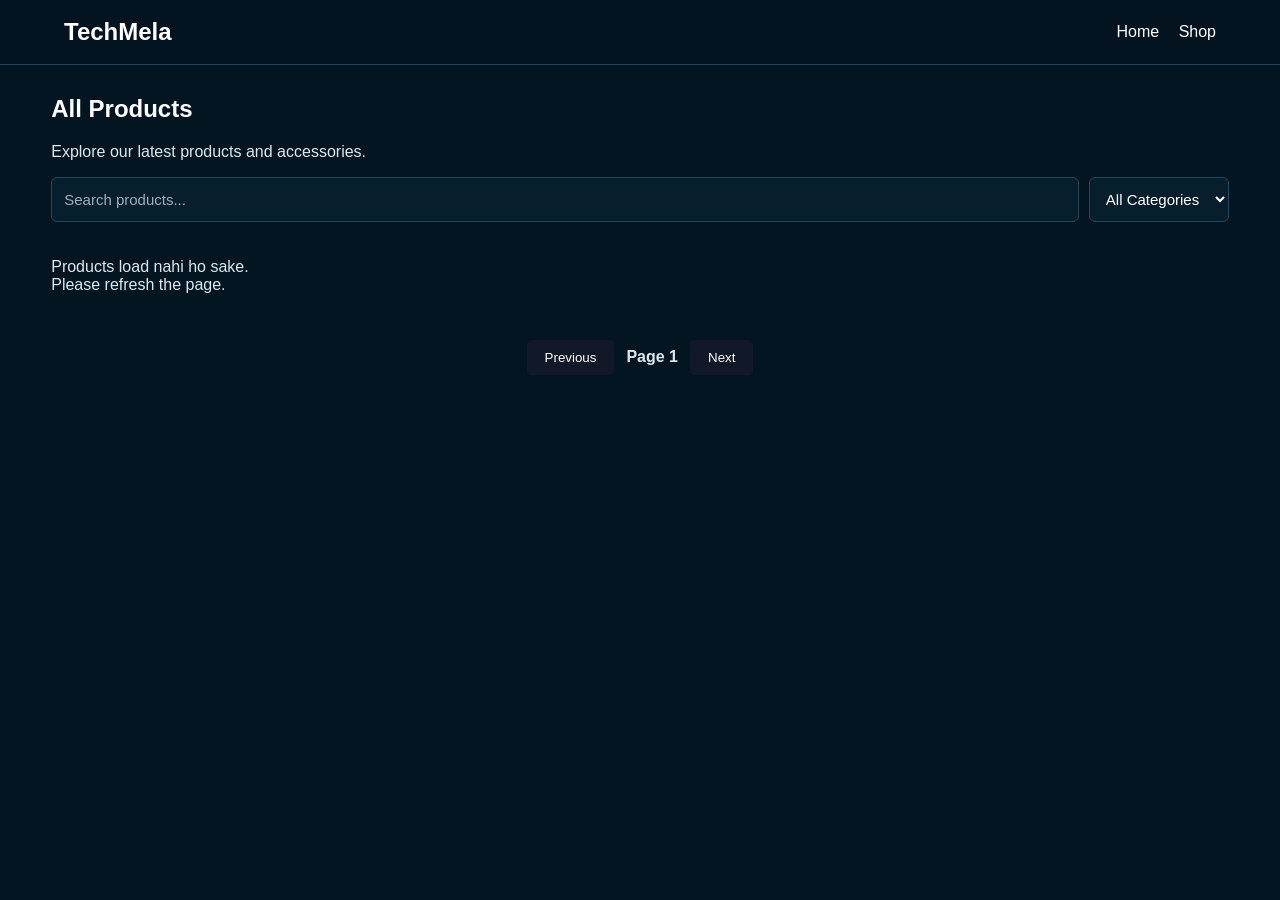
<file: shop.html>
<!DOCTYPE html>
<html lang="en">
<head>
<link rel="stylesheet" href="theme.css">
<meta charset="UTF-8">
<meta name="viewport" content="width=device-width, initial-scale=1.0">
<title>Shop - TechMela</title>

<style>
* {
    box-sizing: border-box;
}

body {
    margin: 0;
    font-family: Arial, sans-serif;
    background: #f5f6fa;
    color: #222;
}

header {
    background: #111827;
    color: white;
    padding: 18px 5%;
    display: flex;
    justify-content: space-between;
    align-items: center;
    flex-wrap: wrap;
    gap: 12px;
}

header h2 {
    margin: 0;
}

header a {
    color: white;
    text-decoration: none;
    margin-left: 15px;
}

.container {
    width: 92%;
    max-width: 1400px;
    margin: 30px auto;
}

.toolbar {
    display: flex;
    gap: 10px;
    flex-wrap: wrap;
    margin-bottom: 20px;
}

.toolbar input,
.toolbar select {
    padding: 12px;
    border: 1px solid #ddd;
    border-radius: 6px;
    font-size: 15px;
}

.toolbar input {
    flex: 1;
    min-width: 180px;
}

#shopProductGrid {
    display: grid;
    grid-template-columns: repeat(5, minmax(0, 1fr));
    gap: 15px;
}

.card {
    background: white;
    border-radius: 9px;
    padding: 12px;
    box-shadow: 0 2px 8px rgba(0,0,0,0.08);
    display: flex;
    flex-direction: column;
}

.card img {
    width: 100%;
    height: 170px;
    object-fit: contain;
    background: white;
}

.card-body {
    display: flex;
    flex-direction: column;
    flex: 1;
}

.card h3 {
    font-size: 16px;
    margin: 12px 0 7px;
}

.product-description {
    font-size: 13px;
    color: #666;
    line-height: 1.5;
    display: -webkit-box;
    -webkit-line-clamp: 3;
    -webkit-box-orient: vertical;
    overflow: hidden;
}

.price {
    color: #07833d;
    font-weight: bold;
    margin: 10px 0;
}

.btn {
    display: block;
    text-align: center;
    padding: 10px;
    background: #087b43;
    color: white;
    border: none;
    border-radius: 5px;
    text-decoration: none;
    cursor: pointer;
    margin-top: 7px;
    font-size: 13px;
}

.details-btn {
    background: #172554;
}

.pagination {
    display: flex;
    justify-content: center;
    align-items: center;
    gap: 12px;
    margin: 30px 0;
}

.pagination button {
    padding: 10px 18px;
    border: none;
    border-radius: 5px;
    background: #111827;
    color: white;
    cursor: pointer;
}

.pagination button:disabled {
    opacity: 0.4;
    cursor: not-allowed;
}

#pageInfo {
    font-weight: bold;
}

@media (max-width: 768px) {
    #shopProductGrid {
        grid-template-columns: repeat(2, minmax(0, 1fr));
        gap: 10px;
    }

    .card {
        padding: 8px;
    }

    .card img {
        height: 130px;
    }

    .card h3 {
        font-size: 14px;
    }

    .btn {
        font-size: 12px;
        padding: 9px 5px;
    }
}
</style>
</head>

<body>

<header>
    <h2>TechMela</h2>
    <nav>
        <a href="index.html">Home</a>
        <a href="shop.html">Shop</a>
    </nav>
</header>

<main class="container">

    <h2>All Products</h2>
    <p>Explore our latest products and accessories.</p>

    <div class="toolbar">
        <input
            type="search"
            id="searchInput"
            placeholder="Search products..."
        >

        <select id="categoryFilter">
            <option value="all">All Categories</option>
        </select>
    </div>

    <div id="shopProductGrid">
        <p>Loading products...</p>
    </div>

    <div class="pagination">
        <button id="prevBtn" onclick="changePage(-1)">Previous</button>
        <span id="pageInfo">Page 1</span>
        <button id="nextBtn" onclick="changePage(1)">Next</button>
    </div>

</main>

<script>
const API_URL = "https://techmela-website.onrender.com/api/products/";
const WHATSAPP_NUMBER = "923299127847";

let allProducts = [];
let filteredProducts = [];
let currentPage = 1;
const productsPerPage = 10;

async function loadProducts() {
    const grid = document.getElementById("shopProductGrid");

    try {
        const response = await fetch(API_URL, {
    method: "GET",
    headers: {
        "Accept": "application/json"
    },
    cache: "default"
});

        if (!response.ok) {
            throw new Error("Unable to load products");
        }

        const data = await response.json();

        allProducts = Array.isArray(data) ? data : (data.results || []);
        filteredProducts = [...allProducts];

        loadCategories();
        renderProducts();

    } catch (error) {
        grid.innerHTML = "<p>Products load nahi ho sake. Please refresh the page.</p>";
        console.error(error);
    }
}

function loadCategories() {
    const select = document.getElementById("categoryFilter");
    const categories = [...new Set(
        allProducts
            .map(p => p.category?.name)
            .filter(Boolean)
    )];

    categories.forEach(category => {
        const option = document.createElement("option");
        option.value = category;
        option.textContent = category;
        select.appendChild(option);
    });
}

function applyFilters() {
    const query = document.getElementById("searchInput")
        .value.toLowerCase().trim();

    const category = document.getElementById("categoryFilter").value;

    filteredProducts = allProducts.filter(p => {
        const categoryName = p.category?.name || "";

        const matchesSearch = (
            (p.name || "") + " " +
            (p.description || "") + " " +
            categoryName
        ).toLowerCase().includes(query);

        const matchesCategory =
            category === "all" || categoryName === category;

        return matchesSearch && matchesCategory;
    });

    currentPage = 1;
    renderProducts();
}

function renderProducts() {
    const grid = document.getElementById("shopProductGrid");
    grid.innerHTML = "";

    const start = (currentPage - 1) * productsPerPage;
    const pageProducts = filteredProducts.slice(
        start,
        start + productsPerPage
    );

    if (!pageProducts.length) {
        grid.innerHTML = "<p>No products found.</p>";
    }

    pageProducts.forEach(p => {
        const card = document.createElement("article");
        card.className = "card";
        card.style.cursor = "pointer";

card.onclick = () => {
    window.location.href =
        "product.html?id=" + encodeURIComponent(p.id);
};

        const imageUrl =
            (p.images && p.images.length > 0 && p.images[0].image) ||
            p.image_url;

        if (imageUrl) {
            const img = document.createElement("img");
            img.src = imageUrl.replace(/^http:\/\//, "https://");
            img.alt = p.name || "Product";
            img.loading = "lazy";
            img.decoding = "async";
            img.onerror = () => img.style.display = "none";
            card.appendChild(img);
        }

        const body = document.createElement("div");
        body.className = "card-body";

        const title = document.createElement("h3");
        title.textContent = p.name || "Product";

        const desc = document.createElement("p");
        desc.className = "product-description";
        desc.textContent = p.description || "";

        const price = document.createElement("div");
        price.className = "price";
        price.textContent =
            "Rs. " + Number(p.price || 0).toLocaleString("en-PK");

        const details = document.createElement("a");
        details.className = "btn details-btn";
        details.textContent = "View Details";
        details.href = "product.html?id=" + encodeURIComponent(p.id);

        const order = document.createElement("button");
        order.className = "btn";
        order.textContent = "Order on WhatsApp";

        order.onclick = () => {
            const message = "Assalam-o-Alaikum! I want to order: " +
                p.name + "\nPrice: Rs. " +
                Number(p.price || 0).toLocaleString("en-PK");

            window.open(
                "https://wa.me/" + WHATSAPP_NUMBER +
                "?text=" + encodeURIComponent(message),
                "_blank"
            );
        };

        body.append(title, desc, price, details, order);
        card.appendChild(body);
        grid.appendChild(card);
    });

    updatePagination();
}

function updatePagination() {
    const totalPages = Math.max(
        1,
        Math.ceil(filteredProducts.length / productsPerPage)
    );

    document.getElementById("pageInfo").textContent =
        "Page " + currentPage + " of " + totalPages;

    document.getElementById("prevBtn").disabled =
        currentPage <= 1;

    document.getElementById("nextBtn").disabled =
        currentPage >= totalPages;
}

function changePage(direction) {
    const totalPages = Math.max(
        1,
        Math.ceil(filteredProducts.length / productsPerPage)
    );

    currentPage = Math.max(
        1,
        Math.min(totalPages, currentPage + direction)
    );

    renderProducts();
    window.scrollTo({ top: 0, behavior: "smooth" });
}

document.getElementById("searchInput").addEventListener(
    "input", applyFilters
);

document.getElementById("categoryFilter").addEventListener(
    "change", applyFilters
);

loadProducts();
</script>

</body>
</html>
</file>
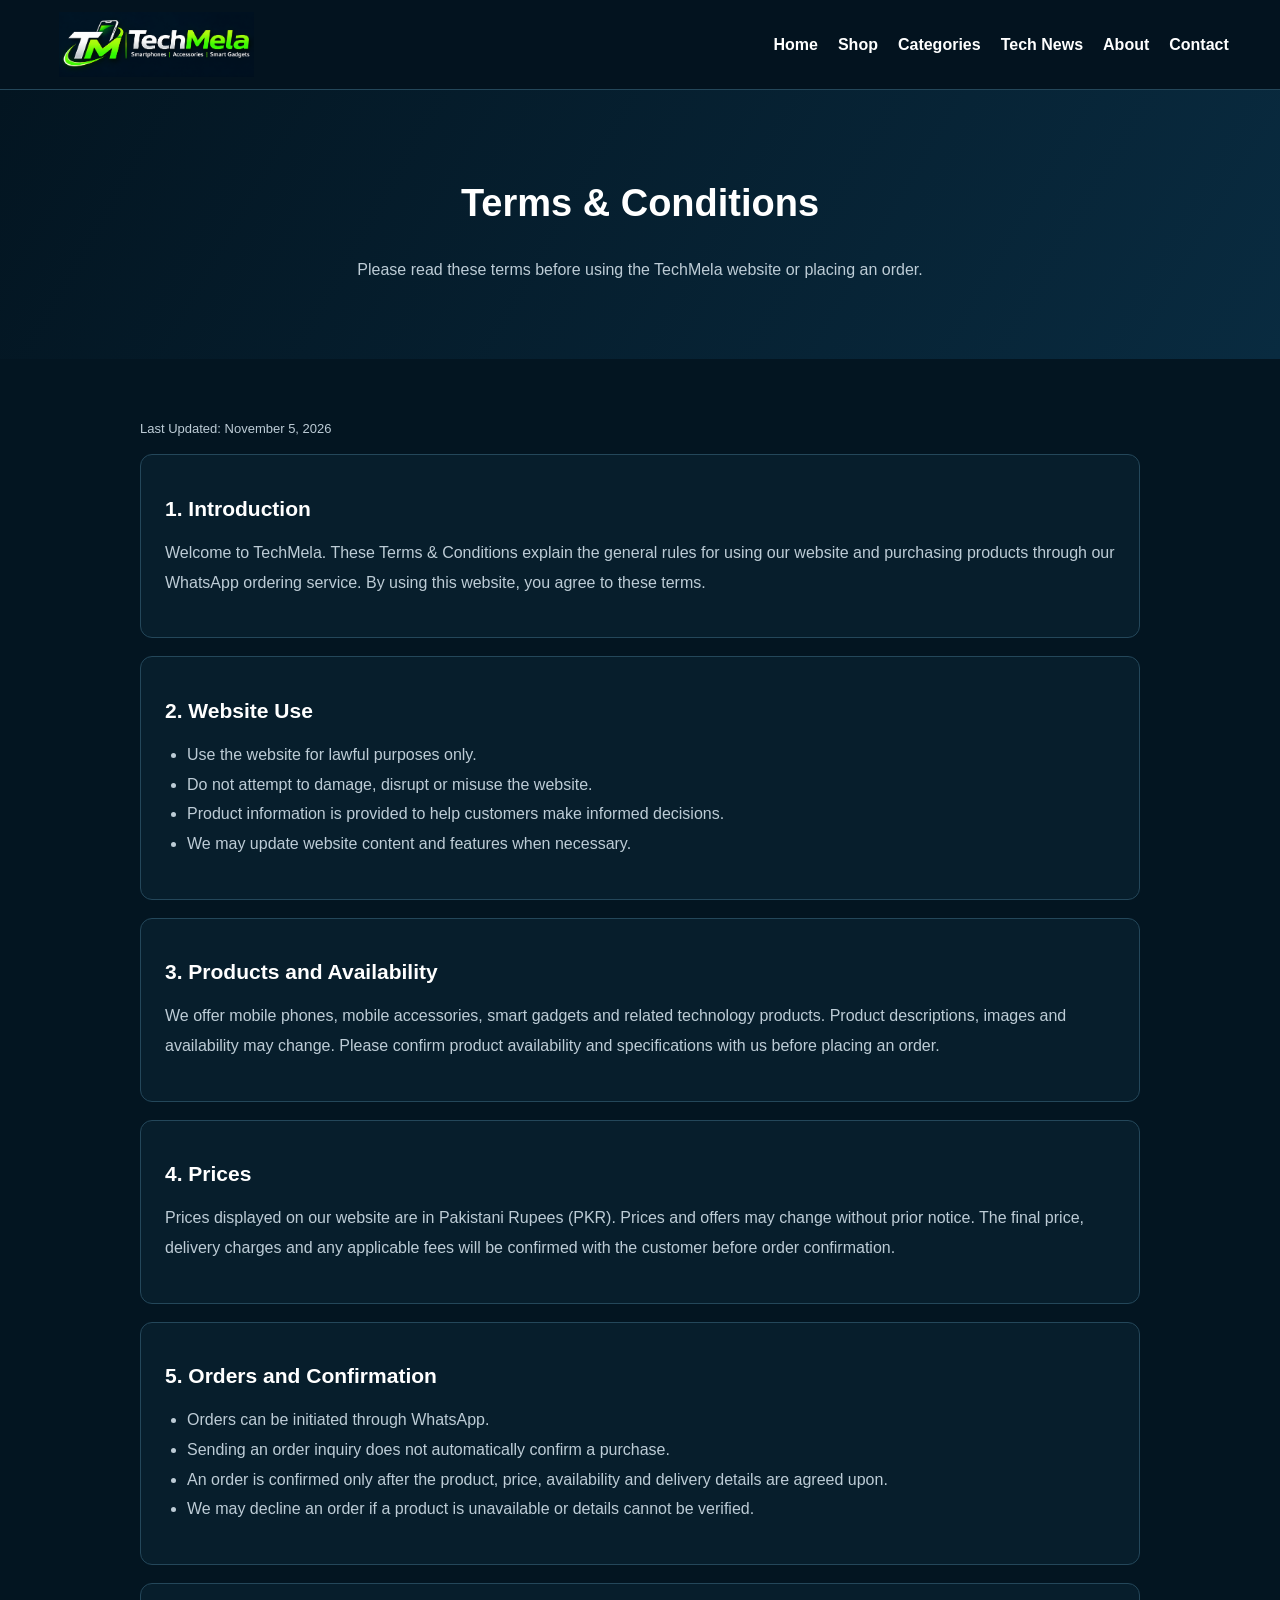
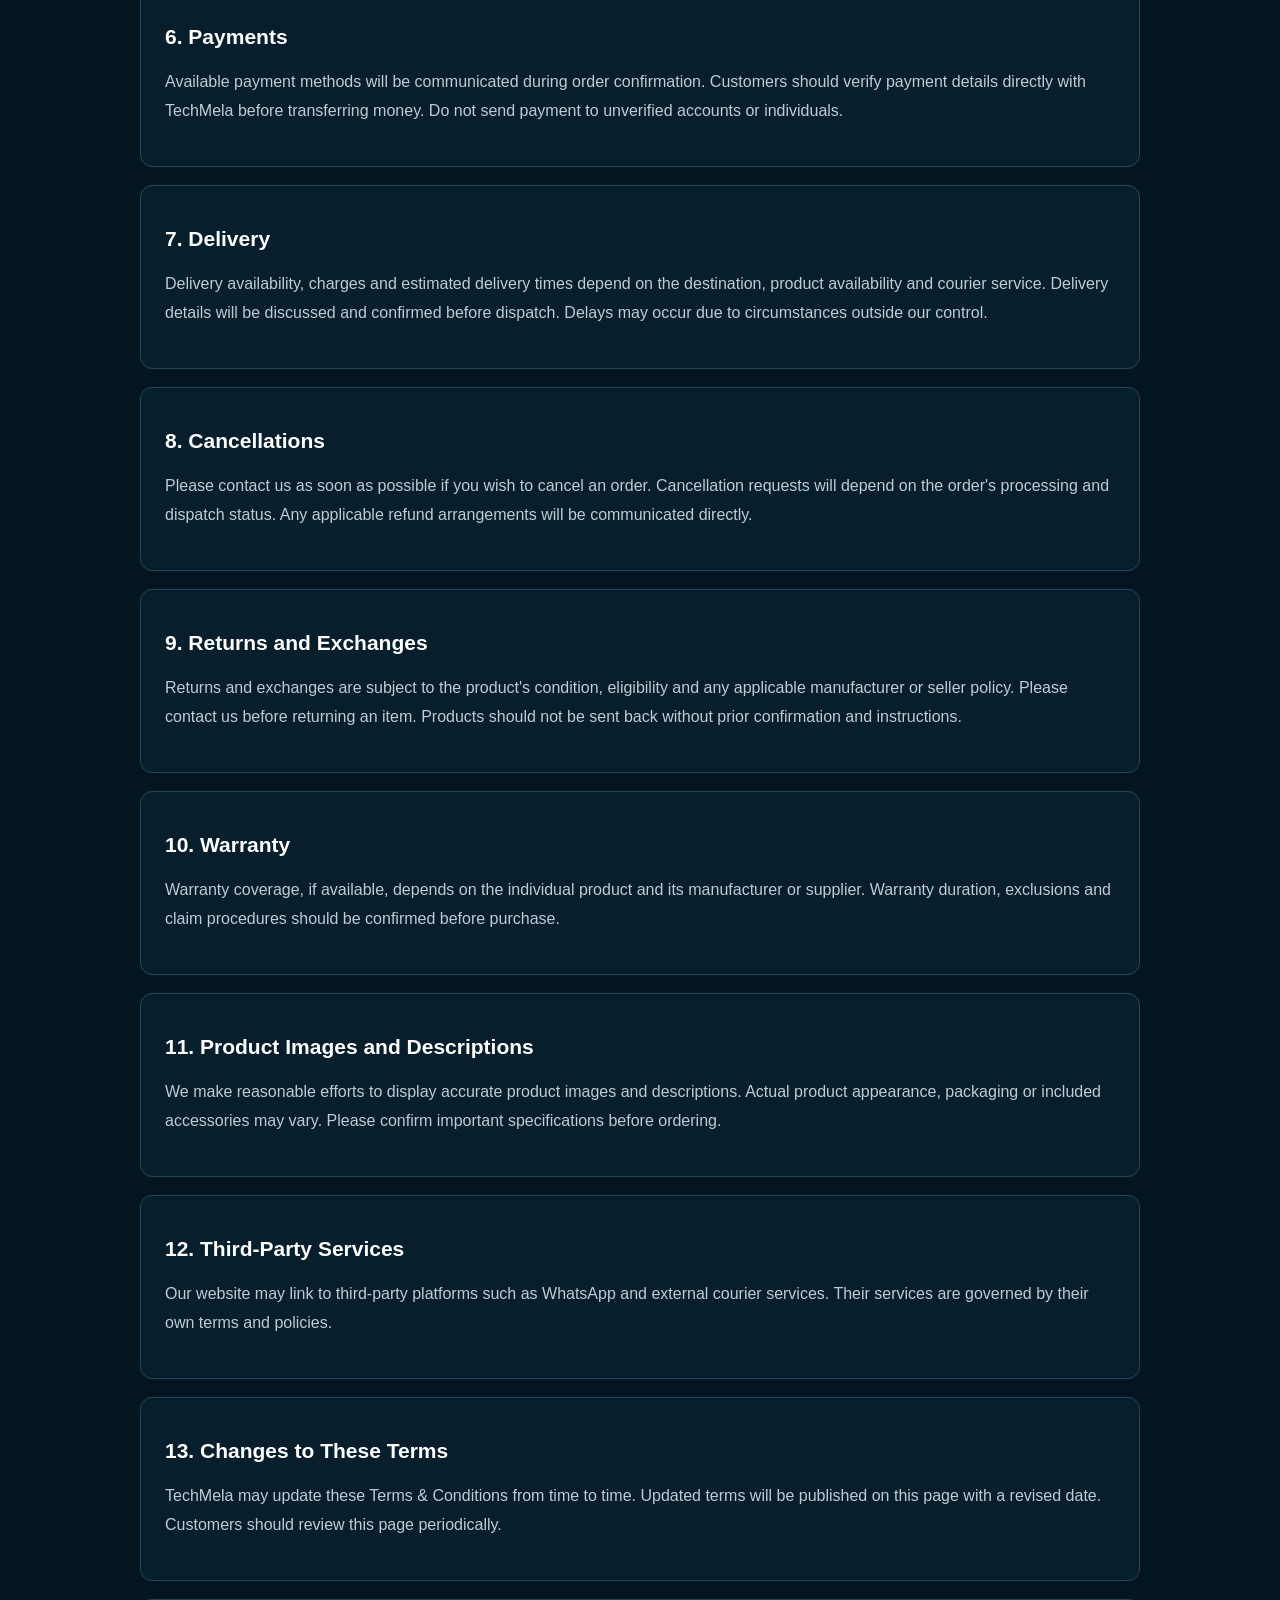
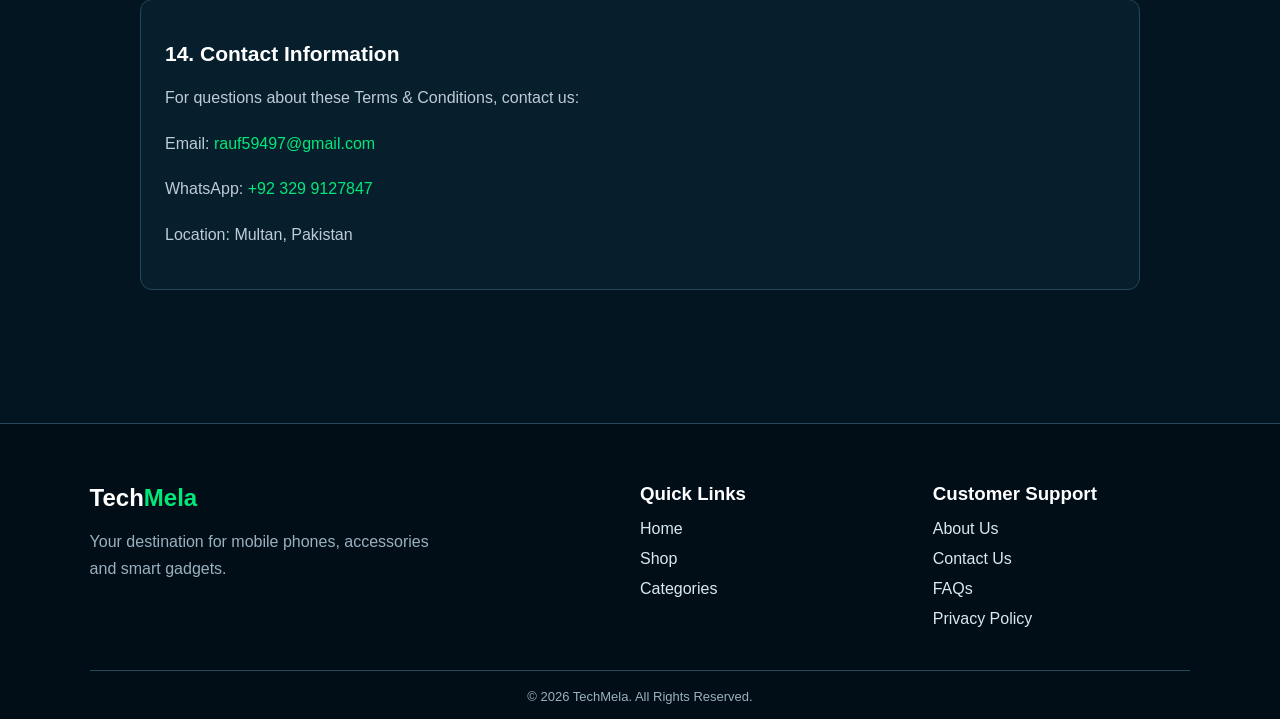
<file: terms.html>
<!DOCTYPE html>
<html lang="en">
<head>
<meta charset="UTF-8">
<meta name="viewport" content="width=device-width, initial-scale=1.0">
<title>Terms & Conditions | TechMela</title>
<link rel="stylesheet" href="theme.css">

<style>
*{box-sizing:border-box}
body{margin:0;background:#031521;color:#dce8ef;font-family:Arial,sans-serif}
header{background:#020e17;border-bottom:1px solid #24475a;padding:12px 4%;display:flex;align-items:center;justify-content:space-between;gap:20px}
.site-logo img{width:210px;height:65px;object-fit:contain}
nav{display:flex;gap:20px;flex-wrap:wrap}
nav a{color:white;text-decoration:none;font-weight:bold}
nav a:hover{color:#00e879}
.container{width:90%;max-width:1000px;margin:auto}
.hero{text-align:center;padding:60px 20px;background:linear-gradient(120deg,#031521,#092b40)}
.hero h1{color:#00e879;font-size:38px}
.hero p{color:#bdccd6;line-height:1.7}
.terms{padding:45px 0 65px}
.terms section{background:#071e2c;border:1px solid #24475a;border-radius:12px;padding:24px;margin-bottom:18px}
.terms h2{color:#00e879;font-size:21px}
.terms p,.terms li{color:#bdccd6;line-height:1.85}
.terms ul{padding-left:22px}
.terms a{color:#00e879;text-decoration:none}
.updated{color:#9bb0bf;font-size:13px}
.site-footer{background:#020e17;border-top:1px solid #24475a;padding:40px 7% 15px}
.footer-content{display:grid;grid-template-columns:2fr 1fr 1fr;gap:35px;max-width:1200px;margin:auto}
.footer-brand h2 span,.footer-links h3{color:#00e879}
.footer-brand p{color:#9bb0bf;line-height:1.7}
.footer-links a{display:block;color:#dce8ef;text-decoration:none;margin-bottom:12px}
.footer-links a:hover{color:#00e879}
.footer-bottom{border-top:1px solid #24475a;text-align:center;margin-top:30px;padding-top:18px;color:#9bb0bf;font-size:13px}
@media(max-width:700px){
header{flex-direction:column}
.site-logo img{width:175px;height:55px}
nav{justify-content:center;gap:13px}
.hero h1{font-size:30px}
.terms section{padding:19px}
.footer-content{grid-template-columns:1fr}
}
</style>
</head>

<body>

<header>
<a href="index.html" class="site-logo">
<img src="images/techmela-logo.png" alt="TechMela Logo">
</a>
<nav>
<a href="index.html">Home</a>
<a href="shop.html">Shop</a>
<a href="categories.html">Categories</a>
<a href="news.html">Tech News</a>
<a href="about.html">About</a>
<a href="contact.html">Contact</a>
</nav>
</header>

<section class="hero">
<h1>Terms & Conditions</h1>
<p>Please read these terms before using the TechMela website or placing an order.</p>
</section>

<main class="container terms">

<p class="updated">Last Updated: November 5, 2026</p>

<section>
<h2>1. Introduction</h2>
<p>
Welcome to TechMela. These Terms & Conditions explain the general
rules for using our website and purchasing products through our
WhatsApp ordering service. By using this website, you agree to
these terms.
</p>
</section>

<section>
<h2>2. Website Use</h2>
<ul>
<li>Use the website for lawful purposes only.</li>
<li>Do not attempt to damage, disrupt or misuse the website.</li>
<li>Product information is provided to help customers make informed decisions.</li>
<li>We may update website content and features when necessary.</li>
</ul>
</section>

<section>
<h2>3. Products and Availability</h2>
<p>
We offer mobile phones, mobile accessories, smart gadgets and
related technology products. Product descriptions, images and
availability may change. Please confirm product availability
and specifications with us before placing an order.
</p>
</section>

<section>
<h2>4. Prices</h2>
<p>
Prices displayed on our website are in Pakistani Rupees (PKR).
Prices and offers may change without prior notice. The final
price, delivery charges and any applicable fees will be confirmed
with the customer before order confirmation.
</p>
</section>

<section>
<h2>5. Orders and Confirmation</h2>
<ul>
<li>Orders can be initiated through WhatsApp.</li>
<li>Sending an order inquiry does not automatically confirm a purchase.</li>
<li>An order is confirmed only after the product, price, availability and delivery details are agreed upon.</li>
<li>We may decline an order if a product is unavailable or details cannot be verified.</li>
</ul>
</section>

<section>
<h2>6. Payments</h2>
<p>
Available payment methods will be communicated during order
confirmation. Customers should verify payment details directly
with TechMela before transferring money. Do not send payment
to unverified accounts or individuals.
</p>
</section>

<section>
<h2>7. Delivery</h2>
<p>
Delivery availability, charges and estimated delivery times depend
on the destination, product availability and courier service.
Delivery details will be discussed and confirmed before dispatch.
Delays may occur due to circumstances outside our control.
</p>
</section>

<section>
<h2>8. Cancellations</h2>
<p>
Please contact us as soon as possible if you wish to cancel an order.
Cancellation requests will depend on the order's processing and
dispatch status. Any applicable refund arrangements will be
communicated directly.
</p>
</section>

<section>
<h2>9. Returns and Exchanges</h2>
<p>
Returns and exchanges are subject to the product's condition,
eligibility and any applicable manufacturer or seller policy.
Please contact us before returning an item. Products should not
be sent back without prior confirmation and instructions.
</p>
</section>

<section>
<h2>10. Warranty</h2>
<p>
Warranty coverage, if available, depends on the individual product
and its manufacturer or supplier. Warranty duration, exclusions
and claim procedures should be confirmed before purchase.
</p>
</section>

<section>
<h2>11. Product Images and Descriptions</h2>
<p>
We make reasonable efforts to display accurate product images
and descriptions. Actual product appearance, packaging or
included accessories may vary. Please confirm important
specifications before ordering.
</p>
</section>

<section>
<h2>12. Third-Party Services</h2>
<p>
Our website may link to third-party platforms such as WhatsApp
and external courier services. Their services are governed by
their own terms and policies.
</p>
</section>

<section>
<h2>13. Changes to These Terms</h2>
<p>
TechMela may update these Terms & Conditions from time to time.
Updated terms will be published on this page with a revised date.
Customers should review this page periodically.
</p>
</section>

<section>
<h2>14. Contact Information</h2>
<p>For questions about these Terms & Conditions, contact us:</p>
<p>Email: <a href="mailto:rauf59497@gmail.com">rauf59497@gmail.com</a></p>
<p>WhatsApp: <a href="https://wa.me/923299127847">+92 329 9127847</a></p>
<p>Location: Multan, Pakistan</p>
</section>

</main>

<footer class="site-footer">
<div class="footer-content">
<div class="footer-brand">
<h2>Tech<span>Mela</span></h2>
<p>Your destination for mobile phones, accessories and smart gadgets.</p>
</div>
<div class="footer-links">
<h3>Quick Links</h3>
<a href="index.html">Home</a>
<a href="shop.html">Shop</a>
<a href="categories.html">Categories</a>
</div>
<div class="footer-links">
<h3>Customer Support</h3>
<a href="about.html">About Us</a>
<a href="contact.html">Contact Us</a>
<a href="faq.html">FAQs</a>
<a href="privacy.html">Privacy Policy</a>
</div>
</div>
<div class="footer-bottom">© 2026 TechMela. All Rights Reserved.</div>
</footer>

</body>
</html>
</file>
<file: theme.css>
/* =================================
   TECHMELA PREMIUM DARK THEME
================================= */

:root {
    --tm-bg: #031521;
    --tm-surface: #071e2c;
    --tm-card: #0a2636;
    --tm-green: #00e879;
    --tm-green-dark: #00b94f;
    --tm-white: #ffffff;
    --tm-text: #dce8ef;
    --tm-muted: #9bb0bf;
    --tm-border: #24475a;
    --tm-radius: 14px;
}

/* Global */
* {
    box-sizing: border-box;
}

html {
    scroll-behavior: smooth;
}

body {
    background: var(--tm-bg) !important;
    color: var(--tm-text) !important;
}

/* Headings */
h1, h2, h3, h4, h5, h6 {
    color: var(--tm-white) !important;
}

p, span, label {
    color: inherit;
}

/* Header */
header {
    background: #03131f !important;
    border-bottom: 1px solid var(--tm-border);
}

/* Navigation */
nav a,
header a {
    transition: color .2s ease;
}

nav a:hover,
header a:hover {
    color: var(--tm-green) !important;
}

/* Sections */
section {
    background-color: transparent;
}

/* Product Cards */
.card {
    background: var(--tm-card) !important;
    color: var(--tm-text) !important;
    border: 1px solid var(--tm-border);
    border-radius: var(--tm-radius);
    overflow: hidden;
    transition: transform .25s ease, border-color .25s ease;
}

.card:hover {
    transform: translateY(-5px);
    border-color: var(--tm-green);
    box-shadow: 0 8px 25px rgba(0,232,121,.10);
}

.card h3 {
    color: var(--tm-white) !important;
}

.card p {
    color: var(--tm-muted) !important;
}

/* Prices */
.price {
    color: var(--tm-green) !important;
    font-weight: bold;
}

/* Buttons */
.btn,
button.btn {
    background: var(--tm-green-dark);
    color: #ffffff !important;
    border: 1px solid var(--tm-green);
    border-radius: 9px;
    font-weight: bold;
    transition: .2s ease;
}

.btn:hover,
button.btn:hover {
    background: var(--tm-green);
    color: #001b10 !important;
    box-shadow: 0 0 14px rgba(0,232,121,.25);
}

/* Inputs */
input,
select,
textarea {
    background: var(--tm-surface) !important;
    color: var(--tm-white) !important;
    border: 1px solid var(--tm-border) !important;
    border-radius: 8px;
}

input::placeholder,
textarea::placeholder {
    color: var(--tm-muted);
}

/* Category Buttons */
.categories button {
    background: var(--tm-surface);
    color: var(--tm-white);
    border: 1px solid var(--tm-border);
    border-radius: 8px;
    padding: 10px 16px;
    cursor: pointer;
}

.categories button:hover,
.categories button.active {
    background: var(--tm-green);
    color: #001b10;
    border-color: var(--tm-green);
}

/* News and Content Cards */
.news-card,
article {
    border-radius: var(--tm-radius);
}

/* Links */
a {
    transition: color .2s ease;
}

/* Footer */
footer {
    background: #020e17 !important;
    color: var(--tm-text) !important;
    border-top: 1px solid var(--tm-border);
}

footer a {
    color: var(--tm-green);
}

/* Selection */
::selection {
    background: var(--tm-green);
    color: #001b10;
}
.site-logo {
    display: inline-flex;
    align-items: center;
    flex-shrink: 0;
}

.site-logo img {
    width: 240px;
    height: 75px;
    object-fit: contain;
    display: block;
}

@media (max-width: 600px) {
    .site-logo img {
        width: 175px;
        height: 58px;
    }
}
/* TechMela Categories Page Footer */

.site-footer {
    background: #020e17;
    border-top: 1px solid #24475a;
    padding: 45px 7% 15px;
    margin-top: 50px;
    color: #dce8ef;
}

.footer-content {
    display: grid;
    grid-template-columns: 2fr 1fr 1fr;
    gap: 40px;
    max-width: 1200px;
    margin: auto;
}

.footer-brand h2 {
    color: #ffffff;
    margin-bottom: 12px;
}

.footer-brand h2 span {
    color: #00e879;
}

.footer-brand p {
    color: #9bb0bf;
    max-width: 350px;
    line-height: 1.7;
}

.footer-links h3 {
    color: #00e879;
    margin-bottom: 15px;
}

.footer-links a {
    display: block;
    color: #dce8ef;
    text-decoration: none;
    margin-bottom: 12px;
}

.footer-links a:hover {
    color: #00e879;
}

.footer-bottom {
    border-top: 1px solid #24475a;
    text-align: center;
    margin-top: 35px;
    padding-top: 18px;
    color: #9bb0bf;
    font-size: 13px;
}

@media (max-width: 600px) {
    .footer-content {
        grid-template-columns: 1fr;
        gap: 25px;
    }

    .site-footer {
        padding: 35px 20px 15px;
    }
}
</file>
